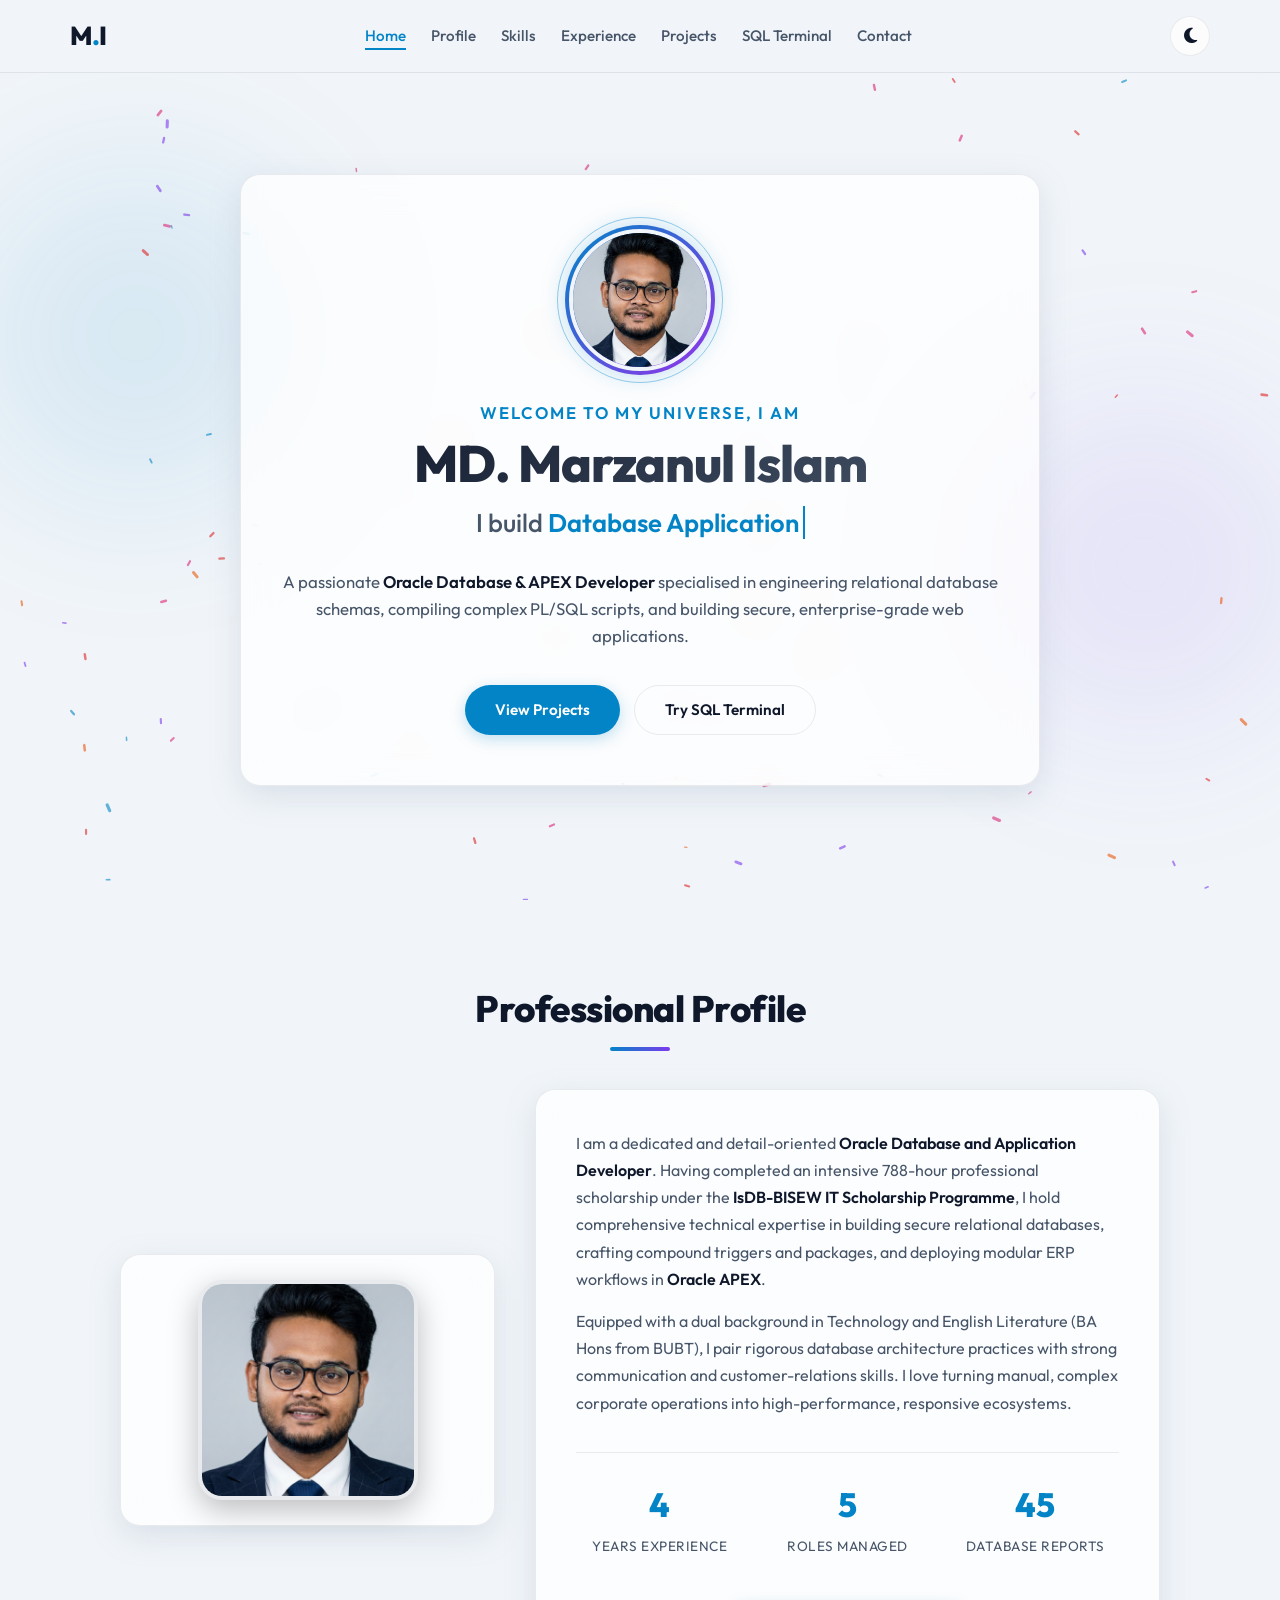
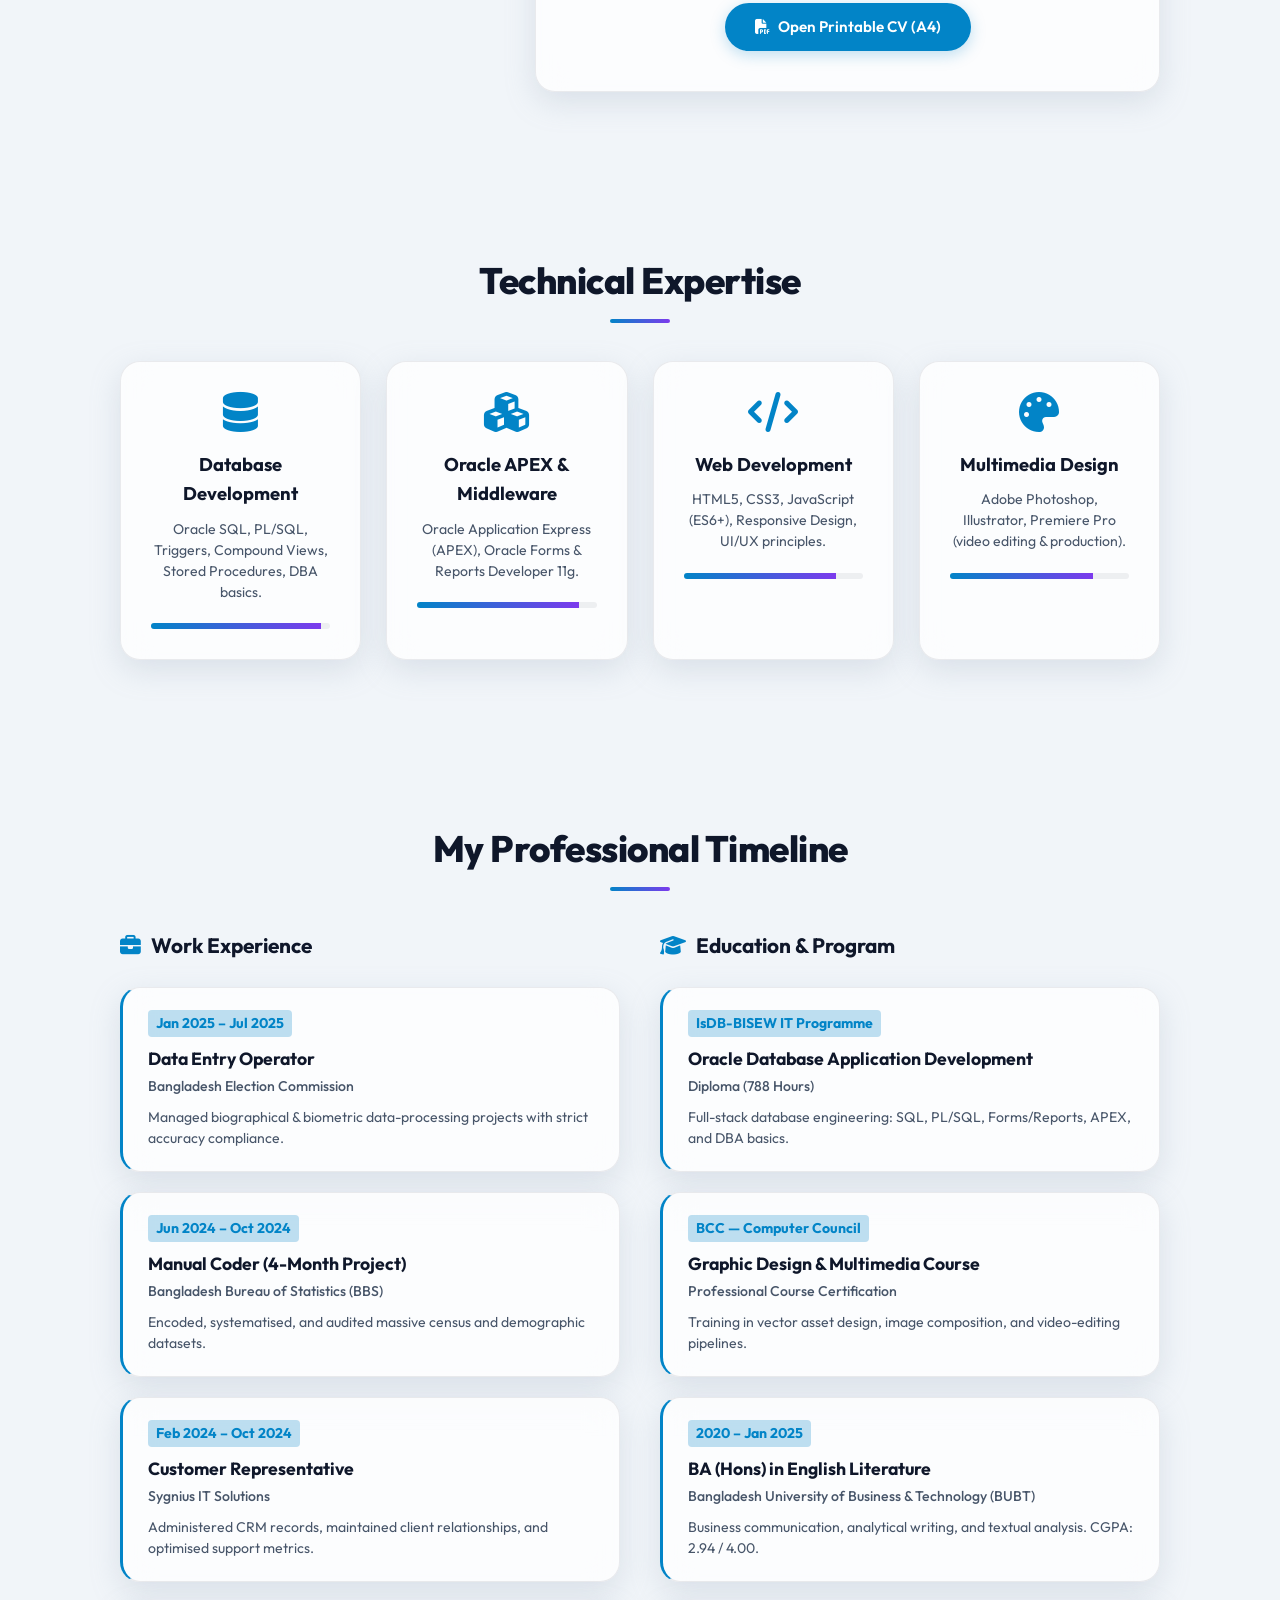
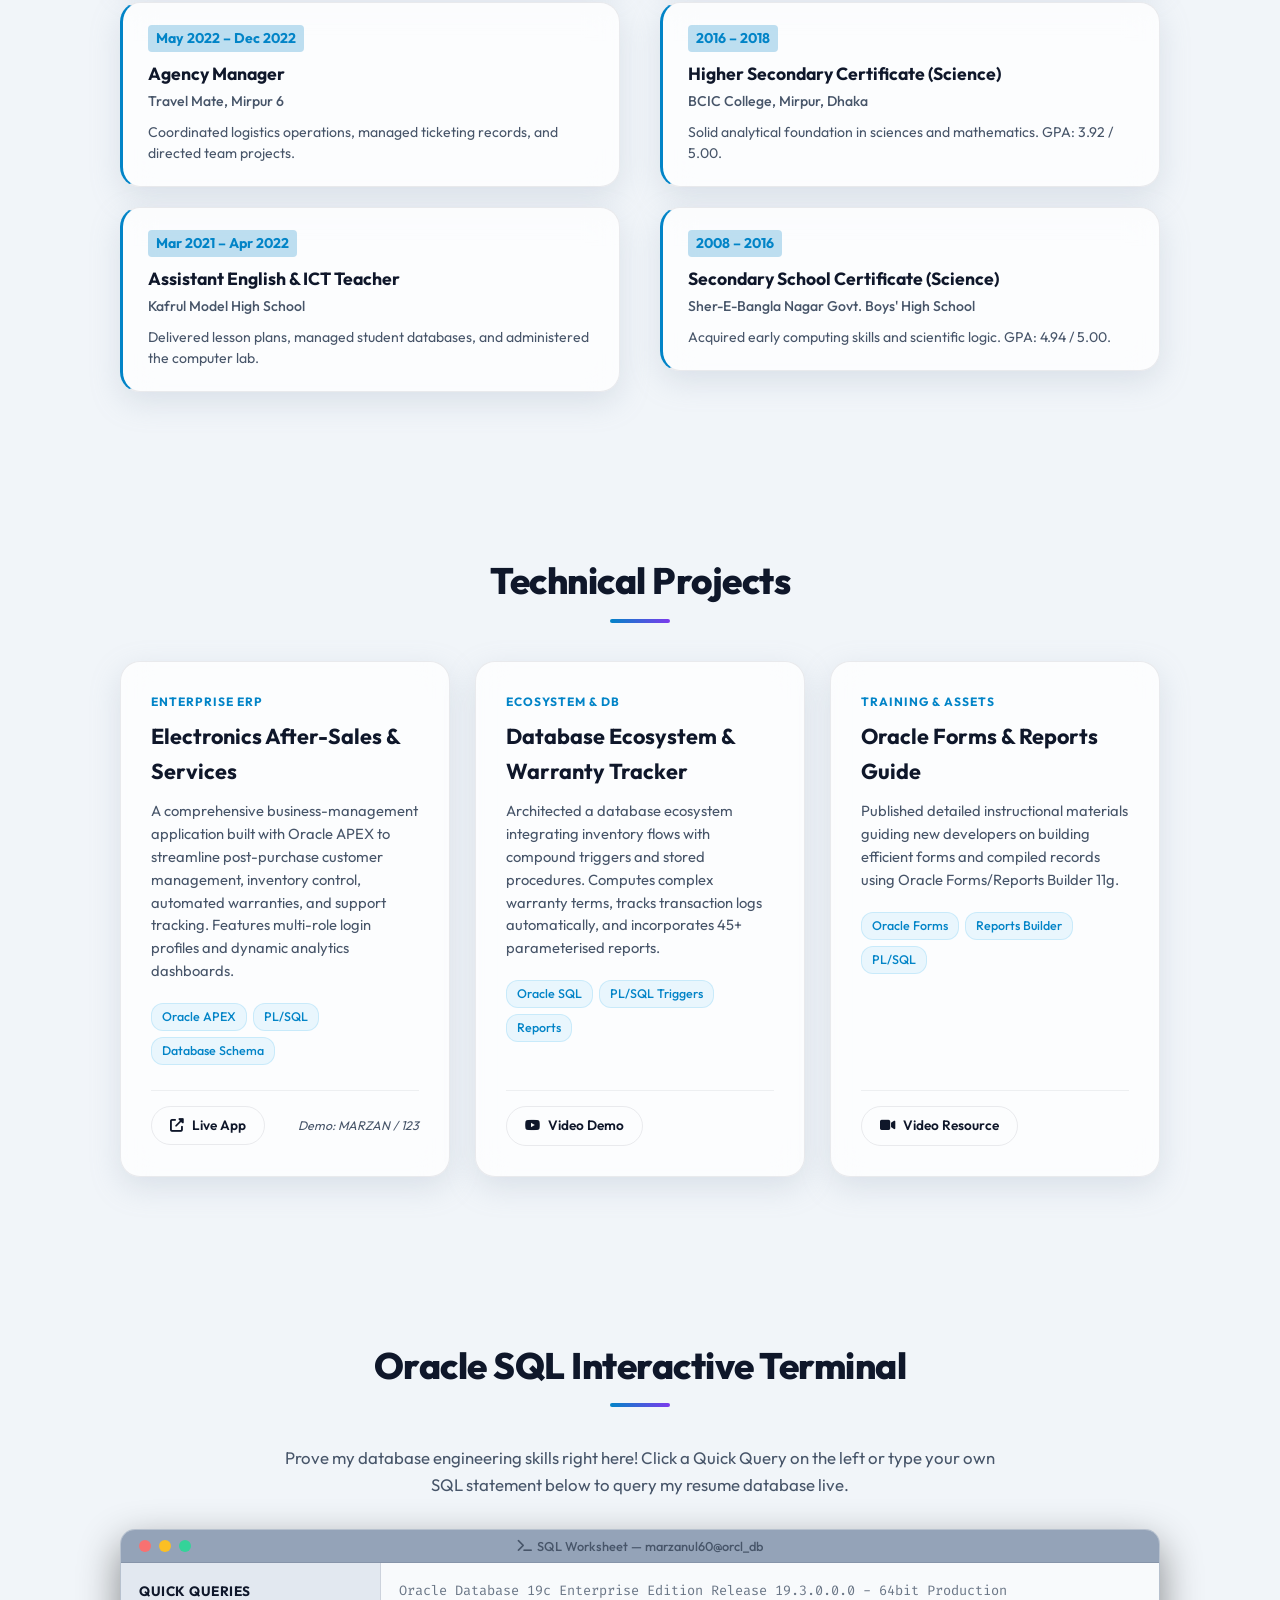
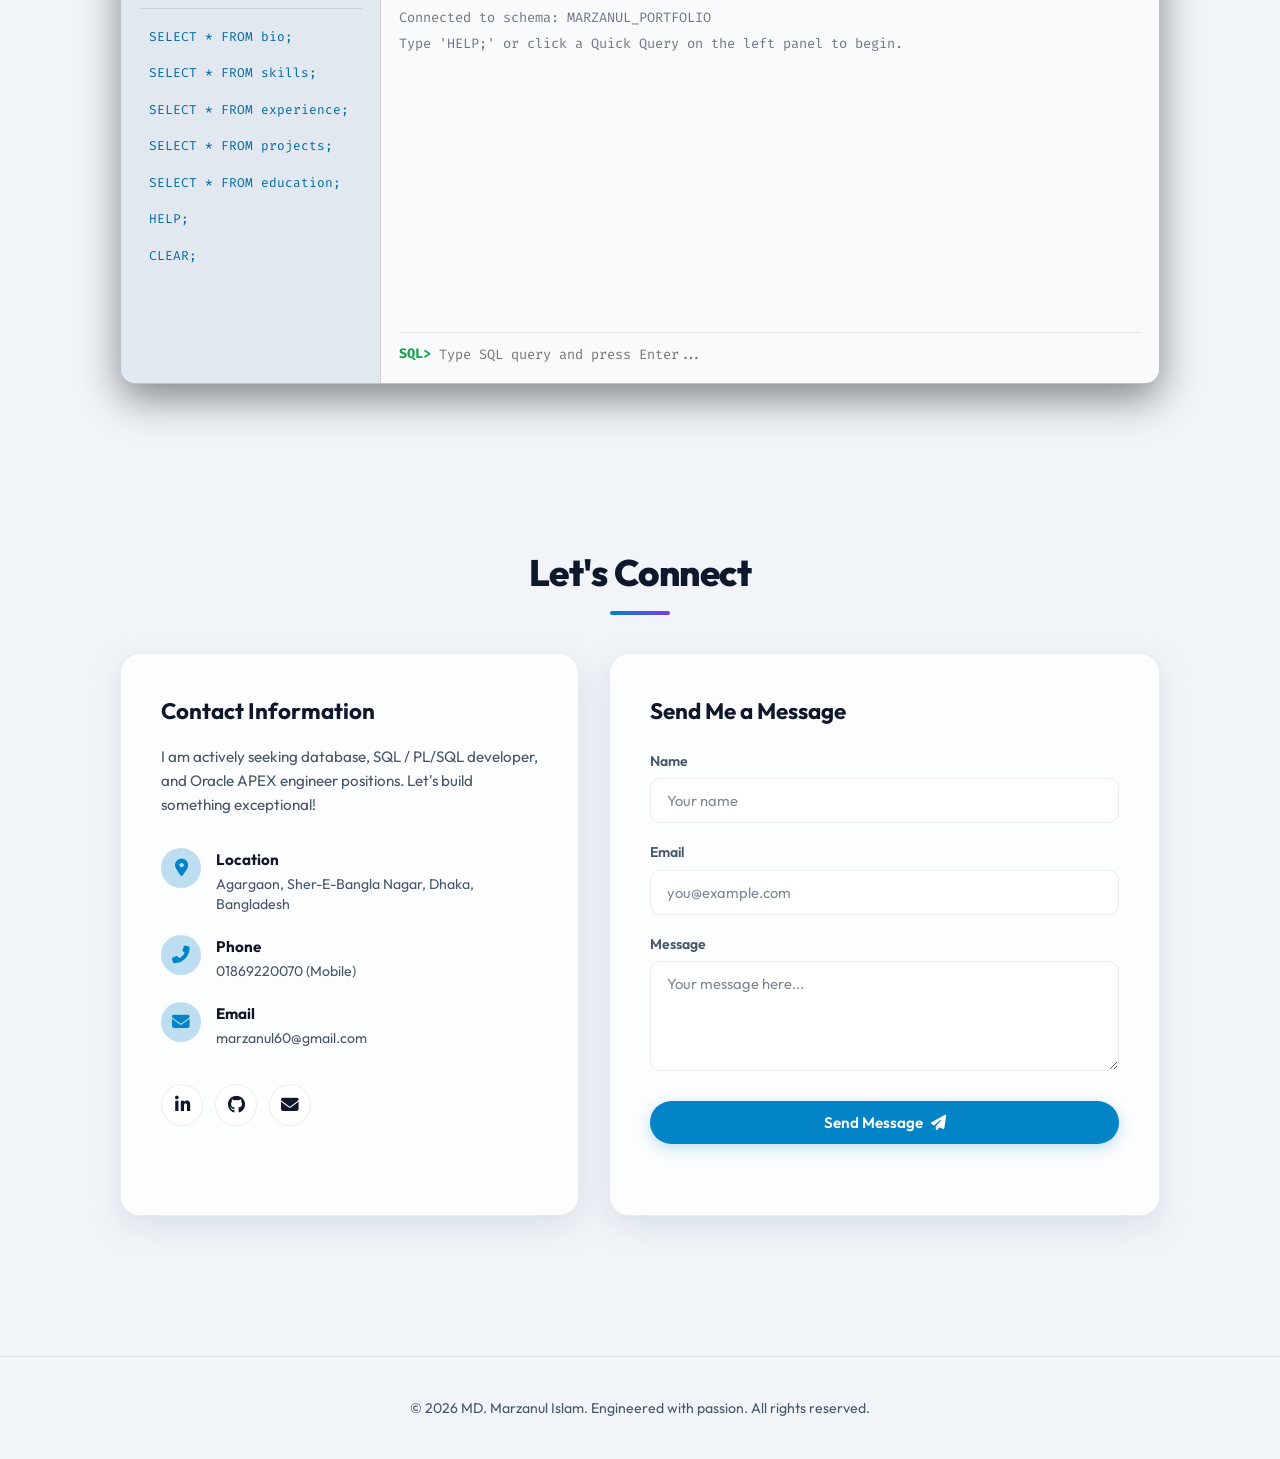
<file: index.html>
<!DOCTYPE html>
<html lang="en">

<head>
    <meta charset="UTF-8">
    <meta name="viewport" content="width=device-width, initial-scale=1.0">

    <!-- Primary SEO meta -->
    <title>MD. Marzanul Islam | Oracle Database & APEX Developer</title>
    <meta name="description"
        content="Portfolio of MD. Marzanul Islam — Oracle Database & APEX Developer specialising in PL/SQL, relational schema design, and secure enterprise web applications.">
    <meta name="author" content="MD. Marzanul Islam">
    <meta name="keywords"
        content="Oracle Developer, PL/SQL, Oracle APEX, Database Developer, SQL, Portfolio, Bangladesh">
    <meta name="theme-color" content="#0ea5e9">

    <!-- Open Graph / social sharing -->
    <meta property="og:type" content="website">
    <meta property="og:title" content="MD. Marzanul Islam | Oracle Database & APEX Developer">
    <meta property="og:description"
        content="Oracle Database & APEX Developer building secure, enterprise-grade database applications.">
    <meta property="og:image" content="MARZAN.png">

    <!-- Fonts + icons -->
    <link rel="preconnect" href="https://fonts.googleapis.com">
    <link rel="preconnect" href="https://fonts.gstatic.com" crossorigin>
    <link href="https://fonts.googleapis.com/css2?family=Outfit:wght@300;400;500;600;700;800&family=Fira+Code:wght@400;500&display=swap"
        rel="stylesheet">
    <link rel="stylesheet" href="https://cdnjs.cloudflare.com/ajax/libs/font-awesome/6.4.0/css/all.min.css">

    <!-- Site styles -->
    <link rel="stylesheet" href="style.css">
</head>

<body>
    <!-- Skip link for keyboard / screen-reader users -->
    <a href="#home" class="skip-link">Skip to content</a>

    <!-- Interactive particle background (decorative) -->
    <canvas id="particles-canvas" aria-hidden="true"></canvas>

    <!-- ============ NAVIGATION ============ -->
    <nav class="glass-nav" aria-label="Primary navigation">
        <div class="nav-container">
            <a href="#home" class="logo" aria-label="Home">M<span>.</span>I</a>

            <ul class="nav-links" id="nav-links">
                <li><a href="#home" class="active">Home</a></li>
                <li><a href="#about">Profile</a></li>
                <li><a href="#skills">Skills</a></li>
                <li><a href="#experience">Experience</a></li>
                <li><a href="#portfolio">Projects</a></li>
                <li><a href="#terminal">SQL Terminal</a></li>
                <li><a href="#contact">Contact</a></li>
            </ul>

            <div class="nav-actions">
                <button id="theme-toggle" class="theme-toggle-btn" aria-label="Toggle light / dark theme">
                    <i class="fas fa-sun" aria-hidden="true"></i>
                </button>
                <button class="mobile-menu-btn" id="mobile-menu-btn" aria-label="Open menu" aria-expanded="false"
                    aria-controls="nav-links">
                    <i class="fas fa-bars" aria-hidden="true"></i>
                </button>
            </div>
        </div>
    </nav>

    <main>
        <!-- ============ HERO ============ -->
        <header id="home" class="hero">
            <div class="hero-content glass-panel reveal">
                <div class="profile-pic-container">
                    <img src="MARZAN.png" alt="Portrait of MD. Marzanul Islam" class="profile-pic" width="150"
                        height="150"
                        onerror="this.onerror=null;this.src='https://image.idb-bisew.info/Images/00001/00069/0068330.png'">
                </div>
                <p class="greeting">Welcome to my universe, I am</p>
                <h1 class="name-title">MD. Marzanul Islam</h1>
                <h2 class="typing-text">I build <span id="typed" aria-live="polite"></span></h2>
                <p class="bio">
                    A passionate <strong>Oracle Database &amp; APEX Developer</strong> specialised in engineering
                    relational database schemas, compiling complex PL/SQL scripts, and building secure,
                    enterprise-grade web applications.
                </p>
                <div class="hero-btns">
                    <a href="#portfolio" class="btn btn-primary">View Projects</a>
                    <a href="#terminal" class="btn btn-secondary">Try SQL Terminal</a>
                </div>
            </div>
        </header>

        <!-- ============ PROFILE / ABOUT ============ -->
        <section id="about" class="section">
            <h2 class="section-title reveal">Professional Profile</h2>
            <div class="about-grid">
                <div class="about-image glass-panel reveal">
                    <div class="about-pic-container">
                        <img src="MARZAN.png" alt="MD. Marzanul Islam" class="profile-photo"
                            onerror="this.onerror=null;this.src='https://image.idb-bisew.info/Images/00001/00069/0068330.png'">
                    </div>
                </div>
                <div class="about-text glass-panel reveal">
                    <p>I am a dedicated and detail-oriented <strong>Oracle Database and Application Developer</strong>.
                        Having completed an intensive 788-hour professional scholarship under the
                        <strong>IsDB-BISEW IT Scholarship Programme</strong>, I hold comprehensive technical expertise
                        in building secure relational databases, crafting compound triggers and packages, and deploying
                        modular ERP workflows in <strong>Oracle APEX</strong>.</p>
                    <p>Equipped with a dual background in Technology and English Literature (BA Hons from BUBT), I pair
                        rigorous database architecture practices with strong communication and customer-relations
                        skills. I love turning manual, complex corporate operations into high-performance, responsive
                        ecosystems.</p>
                    <div class="stats">
                        <div class="stat-item">
                            <h3 class="counter" data-target="4">0</h3>
                            <p>Years Experience</p>
                        </div>
                        <div class="stat-item">
                            <h3 class="counter" data-target="5">0</h3>
                            <p>Roles Managed</p>
                        </div>
                        <div class="stat-item">
                            <h3 class="counter" data-target="45">0</h3>
                            <p>Database Reports</p>
                        </div>
                    </div>
                    <div class="about-cta">
                        <a href="CV_1page-format.html" target="_blank" rel="noopener" class="btn btn-primary">
                            <i class="fas fa-file-pdf" aria-hidden="true"></i> Open Printable CV (A4)
                        </a>
                    </div>
                </div>
            </div>
        </section>

        <!-- ============ SKILLS ============ -->
        <section id="skills" class="section">
            <h2 class="section-title reveal">Technical Expertise</h2>
            <div class="skills-grid">
                <article class="skill-card glass-panel reveal">
                    <i class="fas fa-database" aria-hidden="true"></i>
                    <h3>Database Development</h3>
                    <p class="skill-desc">Oracle SQL, PL/SQL, Triggers, Compound Views, Stored Procedures, DBA basics.</p>
                    <div class="progress-bar" role="progressbar" aria-label="Database Development proficiency"
                        aria-valuenow="95" aria-valuemin="0" aria-valuemax="100">
                        <div class="progress" data-width="95%"></div>
                    </div>
                </article>
                <article class="skill-card glass-panel reveal">
                    <i class="fas fa-cubes" aria-hidden="true"></i>
                    <h3>Oracle APEX &amp; Middleware</h3>
                    <p class="skill-desc">Oracle Application Express (APEX), Oracle Forms &amp; Reports Developer 11g.</p>
                    <div class="progress-bar" role="progressbar" aria-label="Oracle APEX proficiency"
                        aria-valuenow="90" aria-valuemin="0" aria-valuemax="100">
                        <div class="progress" data-width="90%"></div>
                    </div>
                </article>
                <article class="skill-card glass-panel reveal">
                    <i class="fas fa-code" aria-hidden="true"></i>
                    <h3>Web Development</h3>
                    <p class="skill-desc">HTML5, CSS3, JavaScript (ES6+), Responsive Design, UI/UX principles.</p>
                    <div class="progress-bar" role="progressbar" aria-label="Web Development proficiency"
                        aria-valuenow="85" aria-valuemin="0" aria-valuemax="100">
                        <div class="progress" data-width="85%"></div>
                    </div>
                </article>
                <article class="skill-card glass-panel reveal">
                    <i class="fas fa-palette" aria-hidden="true"></i>
                    <h3>Multimedia Design</h3>
                    <p class="skill-desc">Adobe Photoshop, Illustrator, Premiere Pro (video editing &amp; production).</p>
                    <div class="progress-bar" role="progressbar" aria-label="Multimedia Design proficiency"
                        aria-valuenow="80" aria-valuemin="0" aria-valuemax="100">
                        <div class="progress" data-width="80%"></div>
                    </div>
                </article>
            </div>
        </section>

        <!-- ============ EXPERIENCE & EDUCATION ============ -->
        <section id="experience" class="section">
            <h2 class="section-title reveal">My Professional Timeline</h2>
            <div class="timeline-grid">

                <!-- Work Experience -->
                <div class="timeline-col reveal">
                    <h3 class="timeline-col-title"><i class="fas fa-briefcase" aria-hidden="true"></i> Work Experience</h3>
                    <div class="timeline">
                        <article class="timeline-item glass-panel">
                            <div class="timeline-date">Jan 2025 – Jul 2025</div>
                            <h4>Data Entry Operator</h4>
                            <p class="timeline-org">Bangladesh Election Commission</p>
                            <p>Managed biographical &amp; biometric data-processing projects with strict accuracy compliance.</p>
                        </article>
                        <article class="timeline-item glass-panel">
                            <div class="timeline-date">Jun 2024 – Oct 2024</div>
                            <h4>Manual Coder (4-Month Project)</h4>
                            <p class="timeline-org">Bangladesh Bureau of Statistics (BBS)</p>
                            <p>Encoded, systematised, and audited massive census and demographic datasets.</p>
                        </article>
                        <article class="timeline-item glass-panel">
                            <div class="timeline-date">Feb 2024 – Oct 2024</div>
                            <h4>Customer Representative</h4>
                            <p class="timeline-org">Sygnius IT Solutions</p>
                            <p>Administered CRM records, maintained client relationships, and optimised support metrics.</p>
                        </article>
                        <article class="timeline-item glass-panel">
                            <div class="timeline-date">May 2022 – Dec 2022</div>
                            <h4>Agency Manager</h4>
                            <p class="timeline-org">Travel Mate, Mirpur 6</p>
                            <p>Coordinated logistics operations, managed ticketing records, and directed team projects.</p>
                        </article>
                        <article class="timeline-item glass-panel">
                            <div class="timeline-date">Mar 2021 – Apr 2022</div>
                            <h4>Assistant English &amp; ICT Teacher</h4>
                            <p class="timeline-org">Kafrul Model High School</p>
                            <p>Delivered lesson plans, managed student databases, and administered the computer lab.</p>
                        </article>
                    </div>
                </div>

                <!-- Education -->
                <div class="timeline-col reveal">
                    <h3 class="timeline-col-title"><i class="fas fa-graduation-cap" aria-hidden="true"></i> Education &amp; Program</h3>
                    <div class="timeline">
                        <article class="timeline-item glass-panel">
                            <div class="timeline-date">IsDB-BISEW IT Programme</div>
                            <h4>Oracle Database Application Development</h4>
                            <p class="timeline-org">Diploma (788 Hours)</p>
                            <p>Full-stack database engineering: SQL, PL/SQL, Forms/Reports, APEX, and DBA basics.</p>
                        </article>
                        <article class="timeline-item glass-panel">
                            <div class="timeline-date">BCC — Computer Council</div>
                            <h4>Graphic Design &amp; Multimedia Course</h4>
                            <p class="timeline-org">Professional Course Certification</p>
                            <p>Training in vector asset design, image composition, and video-editing pipelines.</p>
                        </article>
                        <article class="timeline-item glass-panel">
                            <div class="timeline-date">2020 – Jan 2025</div>
                            <h4>BA (Hons) in English Literature</h4>
                            <p class="timeline-org">Bangladesh University of Business &amp; Technology (BUBT)</p>
                            <p>Business communication, analytical writing, and textual analysis. CGPA: 2.94 / 4.00.</p>
                        </article>
                        <article class="timeline-item glass-panel">
                            <div class="timeline-date">2016 – 2018</div>
                            <h4>Higher Secondary Certificate (Science)</h4>
                            <p class="timeline-org">BCIC College, Mirpur, Dhaka</p>
                            <p>Solid analytical foundation in sciences and mathematics. GPA: 3.92 / 5.00.</p>
                        </article>
                        <article class="timeline-item glass-panel">
                            <div class="timeline-date">2008 – 2016</div>
                            <h4>Secondary School Certificate (Science)</h4>
                            <p class="timeline-org">Sher-E-Bangla Nagar Govt. Boys' High School</p>
                            <p>Acquired early computing skills and scientific logic. GPA: 4.94 / 5.00.</p>
                        </article>
                    </div>
                </div>

            </div>
        </section>

        <!-- ============ PROJECTS ============ -->
        <section id="portfolio" class="section">
            <h2 class="section-title reveal">Technical Projects</h2>
            <div class="portfolio-grid">

                <article class="portfolio-card glass-panel reveal">
                    <div class="card-content">
                        <span class="project-tag">Enterprise ERP</span>
                        <h3>Electronics After-Sales &amp; Services</h3>
                        <p>A comprehensive business-management application built with Oracle APEX to streamline
                            post-purchase customer management, inventory control, automated warranties, and support
                            tracking. Features multi-role login profiles and dynamic analytics dashboards.</p>
                        <ul class="tags">
                            <li>Oracle APEX</li>
                            <li>PL/SQL</li>
                            <li>Database Schema</li>
                        </ul>
                        <div class="card-footer">
                            <a href="https://oracleapex.com/ords/r/marzan_ddd_r67/marzan-msp/home" target="_blank"
                                rel="noopener" class="btn btn-secondary card-btn">
                                <i class="fas fa-external-link-alt" aria-hidden="true"></i> Live App
                            </a>
                            <span class="demo-cred">Demo: MARZAN / 123</span>
                        </div>
                    </div>
                </article>

                <article class="portfolio-card glass-panel reveal">
                    <div class="card-content">
                        <span class="project-tag">Ecosystem &amp; DB</span>
                        <h3>Database Ecosystem &amp; Warranty Tracker</h3>
                        <p>Architected a database ecosystem integrating inventory flows with compound triggers and
                            stored procedures. Computes complex warranty terms, tracks transaction logs automatically,
                            and incorporates 45+ parameterised reports.</p>
                        <ul class="tags">
                            <li>Oracle SQL</li>
                            <li>PL/SQL Triggers</li>
                            <li>Reports</li>
                        </ul>
                        <div class="card-footer">
                            <a href="https://www.youtube.com/watch?v=6AMi39QiVxQ" target="_blank" rel="noopener"
                                class="btn btn-secondary card-btn">
                                <i class="fab fa-youtube" aria-hidden="true"></i> Video Demo
                            </a>
                        </div>
                    </div>
                </article>

                <article class="portfolio-card glass-panel reveal">
                    <div class="card-content">
                        <span class="project-tag">Training &amp; Assets</span>
                        <h3>Oracle Forms &amp; Reports Guide</h3>
                        <p>Published detailed instructional materials guiding new developers on building efficient forms
                            and compiled records using Oracle Forms/Reports Builder 11g.</p>
                        <ul class="tags">
                            <li>Oracle Forms</li>
                            <li>Reports Builder</li>
                            <li>PL/SQL</li>
                        </ul>
                        <div class="card-footer">
                            <a href="https://www.youtube.com/watch?v=6AMi39QiVxQ" target="_blank" rel="noopener"
                                class="btn btn-secondary card-btn">
                                <i class="fas fa-video" aria-hidden="true"></i> Video Resource
                            </a>
                        </div>
                    </div>
                </article>

            </div>
        </section>

        <!-- ============ INTERACTIVE SQL TERMINAL ============ -->
        <section id="terminal" class="section">
            <h2 class="section-title reveal">Oracle SQL Interactive Terminal</h2>
            <p class="section-subtitle reveal">
                Prove my database engineering skills right here! Click a Quick Query on the left or type your own SQL
                statement below to query my resume database live.
            </p>

            <div class="terminal-container glass-panel reveal">
                <div class="terminal-header">
                    <div class="terminal-buttons" aria-hidden="true">
                        <span class="t-btn red"></span>
                        <span class="t-btn yellow"></span>
                        <span class="t-btn green"></span>
                    </div>
                    <div class="terminal-title">
                        <i class="fas fa-terminal" aria-hidden="true"></i> SQL Worksheet — marzanul60@orcl_db
                    </div>
                </div>

                <div class="terminal-workspace">
                    <!-- Quick Queries -->
                    <div class="terminal-sidebar">
                        <h4>Quick Queries</h4>
                        <ul class="quick-query-list">
                            <li data-query="SELECT * FROM bio;">SELECT * FROM bio;</li>
                            <li data-query="SELECT * FROM skills;">SELECT * FROM skills;</li>
                            <li data-query="SELECT * FROM experience;">SELECT * FROM experience;</li>
                            <li data-query="SELECT * FROM projects;">SELECT * FROM projects;</li>
                            <li data-query="SELECT * FROM education;">SELECT * FROM education;</li>
                            <li data-query="HELP;">HELP;</li>
                            <li data-query="CLEAR;">CLEAR;</li>
                        </ul>
                    </div>

                    <!-- CLI -->
                    <div class="terminal-cli">
                        <div class="terminal-output" id="terminal-output" aria-live="polite">
                            <div class="line system-msg">Oracle Database 19c Enterprise Edition Release 19.3.0.0.0 - 64bit Production</div>
                            <div class="line system-msg">Connected to schema: MARZANUL_PORTFOLIO</div>
                            <div class="line system-msg">Type 'HELP;' or click a Quick Query on the left panel to begin.</div>
                            <br>
                        </div>
                        <div class="terminal-input-line">
                            <label for="terminal-input" class="terminal-prompt">SQL&gt;</label>
                            <input type="text" id="terminal-input" placeholder="Type SQL query and press Enter..."
                                autocomplete="off" spellcheck="false" aria-label="SQL query input">
                        </div>
                    </div>
                </div>
            </div>
        </section>

        <!-- ============ CONTACT ============ -->
        <section id="contact" class="section">
            <h2 class="section-title reveal">Let's Connect</h2>
            <div class="contact-grid">

                <div class="contact-info-panel glass-panel reveal">
                    <h3>Contact Information</h3>
                    <p>I am actively seeking database, SQL / PL/SQL developer, and Oracle APEX engineer positions.
                        Let's build something exceptional!</p>
                    <div class="contact-details-list">
                        <div class="contact-detail-item">
                            <i class="fas fa-map-marker-alt" aria-hidden="true"></i>
                            <div>
                                <h4>Location</h4>
                                <p>Agargaon, Sher-E-Bangla Nagar, Dhaka, Bangladesh</p>
                            </div>
                        </div>
                        <div class="contact-detail-item">
                            <i class="fas fa-phone-alt" aria-hidden="true"></i>
                            <div>
                                <h4>Phone</h4>
                                <p><a href="tel:+8801869220070">01869220070</a> (Mobile)</p>
                            </div>
                        </div>
                        <div class="contact-detail-item">
                            <i class="fas fa-envelope" aria-hidden="true"></i>
                            <div>
                                <h4>Email</h4>
                                <p><a href="mailto:marzanul60@gmail.com">marzanul60@gmail.com</a></p>
                            </div>
                        </div>
                    </div>
                    <div class="social-icons">
                        <a href="https://www.linkedin.com/in/md-marzanul-islam-oracle" target="_blank" rel="noopener"
                            aria-label="LinkedIn"><i class="fab fa-linkedin-in" aria-hidden="true"></i></a>
                        <!-- TODO: replace # with your GitHub profile URL -->
                        <a href="#" target="_blank" rel="noopener" aria-label="GitHub"><i class="fab fa-github"
                                aria-hidden="true"></i></a>
                        <a href="mailto:marzanul60@gmail.com" aria-label="Send email"><i class="fas fa-envelope"
                                aria-hidden="true"></i></a>
                    </div>
                </div>

                <div class="contact-form-panel glass-panel reveal">
                    <h3>Send Me a Message</h3>

                    <!--
                        Contact form powered by Formspree (free, no backend).
                        The delivery endpoint is set in TWO places, kept in sync:
                          • the action attribute below, and
                          • the FORMSPREE_ENDPOINT constant in script.js (source of truth).
                        To change it, update the ID in both.
                    -->
                    <form id="contact-form" action="https://formspree.io/f/xzdnworn" method="POST" novalidate>
                        <!-- Sets the subject line of the email you receive -->
                        <input type="hidden" name="_subject" value="New message from your portfolio site">

                        <!-- Honeypot: hidden from humans, trips up spam bots -->
                        <input type="text" name="_gotcha" tabindex="-1" autocomplete="off" class="honeypot"
                            aria-hidden="true">

                        <div class="form-group">
                            <label for="form-name">Name</label>
                            <input type="text" id="form-name" name="name" placeholder="Your name" required>
                        </div>
                        <div class="form-group">
                            <label for="form-email">Email</label>
                            <input type="email" id="form-email" name="email" placeholder="you@example.com" required>
                        </div>
                        <div class="form-group">
                            <label for="form-message">Message</label>
                            <textarea id="form-message" name="message" rows="4" placeholder="Your message here..."
                                required></textarea>
                        </div>

                        <button type="submit" class="btn btn-primary form-submit-btn">
                            <span class="btn-label">Send Message</span>
                            <i class="fas fa-paper-plane" aria-hidden="true"></i>
                        </button>

                        <!-- Inline status message (errors / info) -->
                        <p id="form-status" class="form-status" role="status" aria-live="polite"></p>
                    </form>

                    <!-- Success overlay slides up when the message is delivered -->
                    <div id="form-success-msg" class="form-success-msg">
                        <i class="fas fa-check-circle" aria-hidden="true"></i>
                        <div>
                            <h4>Message Sent Successfully!</h4>
                            <p>Thank you for reaching out. I'll get back to you shortly.</p>
                        </div>
                        <button type="button" class="btn btn-secondary" id="form-reset-btn">Send another</button>
                    </div>
                </div>
            </div>
        </section>
    </main>

    <!-- ============ FOOTER ============ -->
    <footer class="footer">
        <p>&copy; <span id="year"></span> MD. Marzanul Islam. Engineered with passion. All rights reserved.</p>
    </footer>

    <!-- Scroll-to-top button -->
    <button id="scroll-top" class="scroll-top" aria-label="Scroll to top">
        <i class="fas fa-arrow-up" aria-hidden="true"></i>
    </button>

    <script src="script.js"></script>
</body>

</html>
</file>
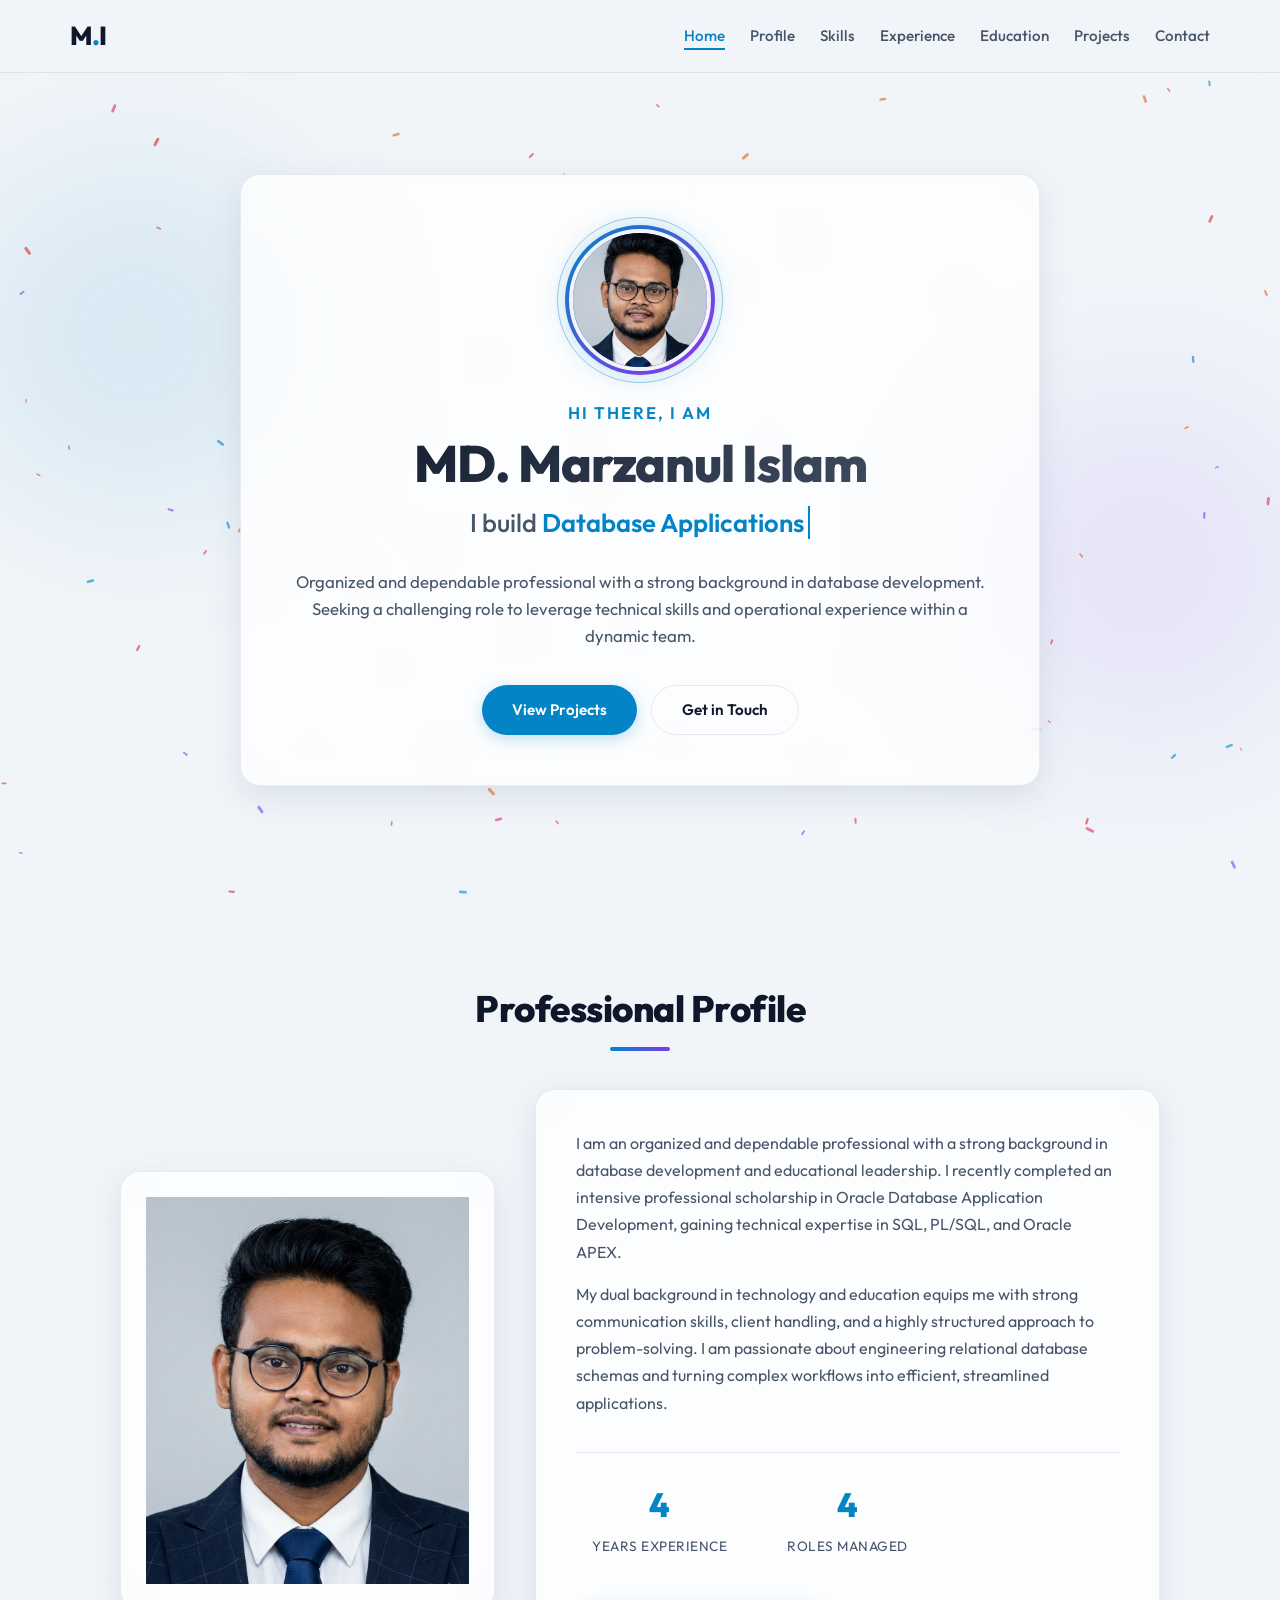
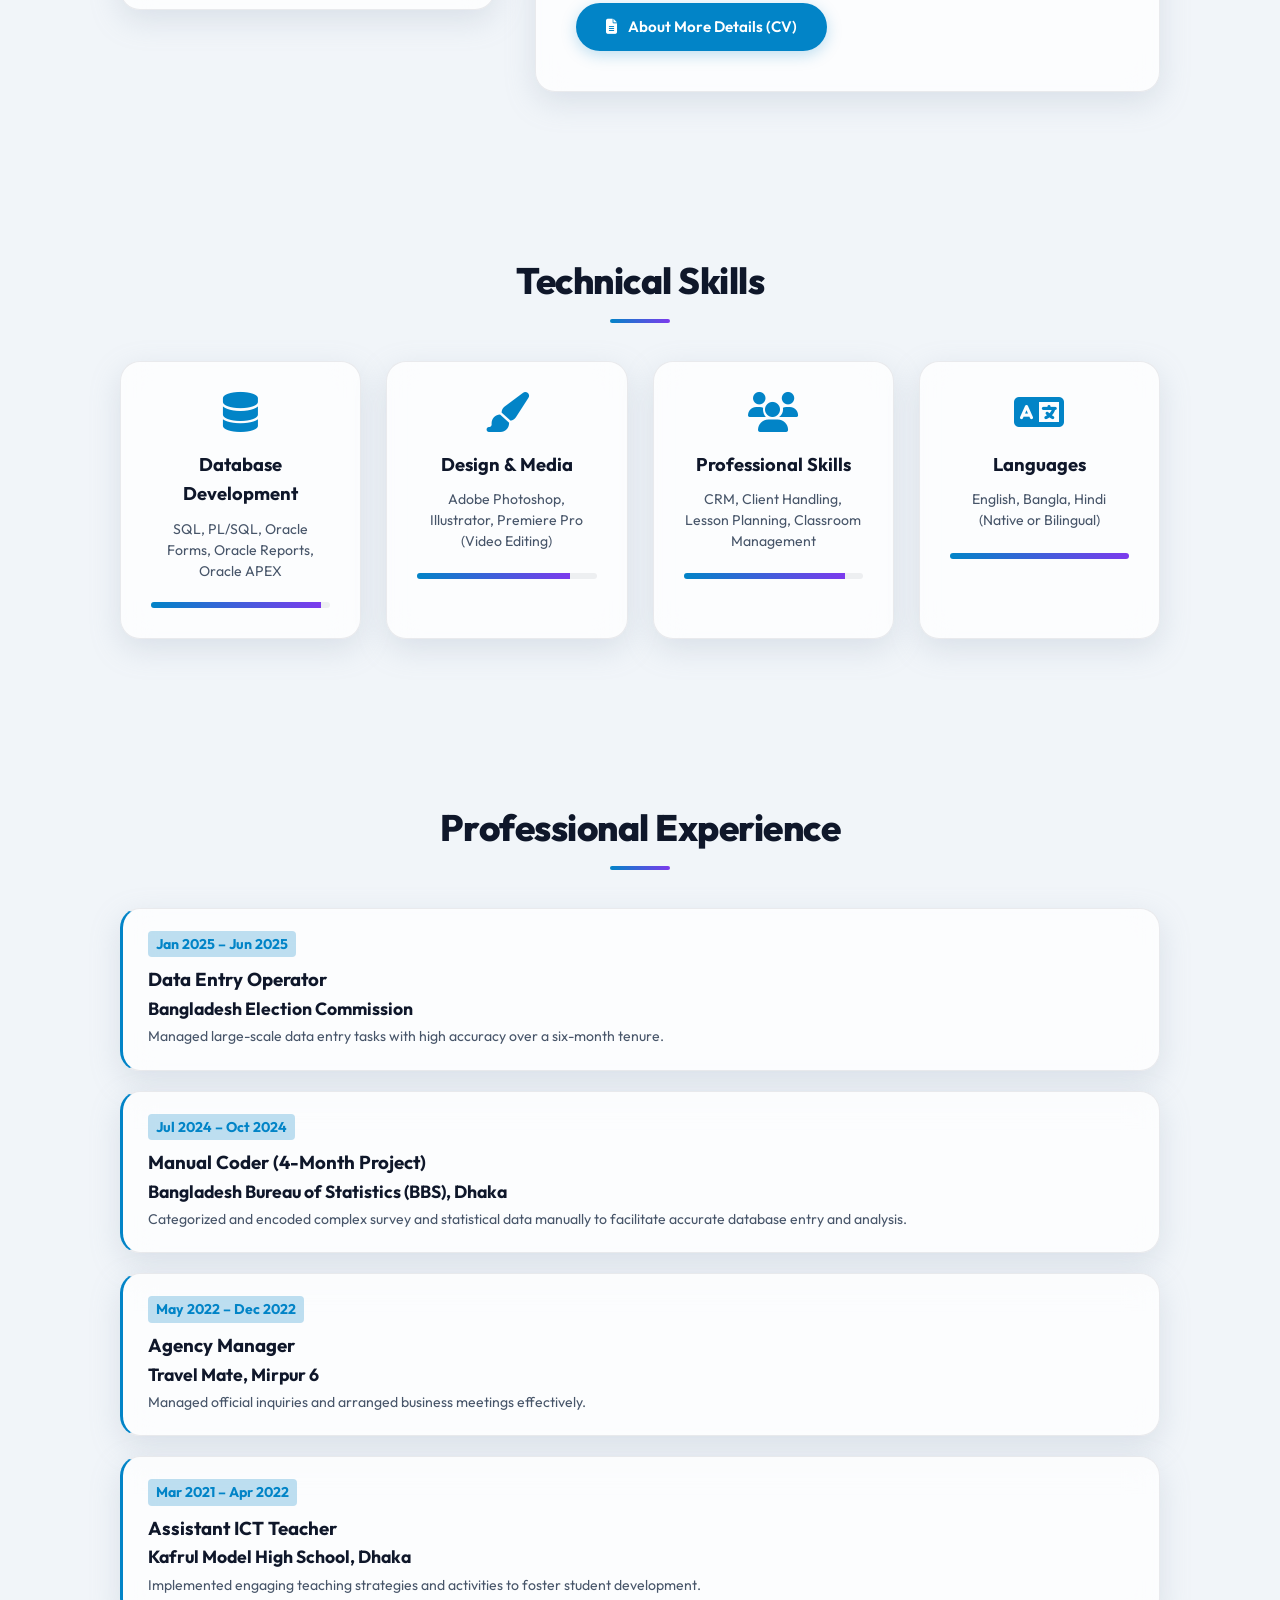
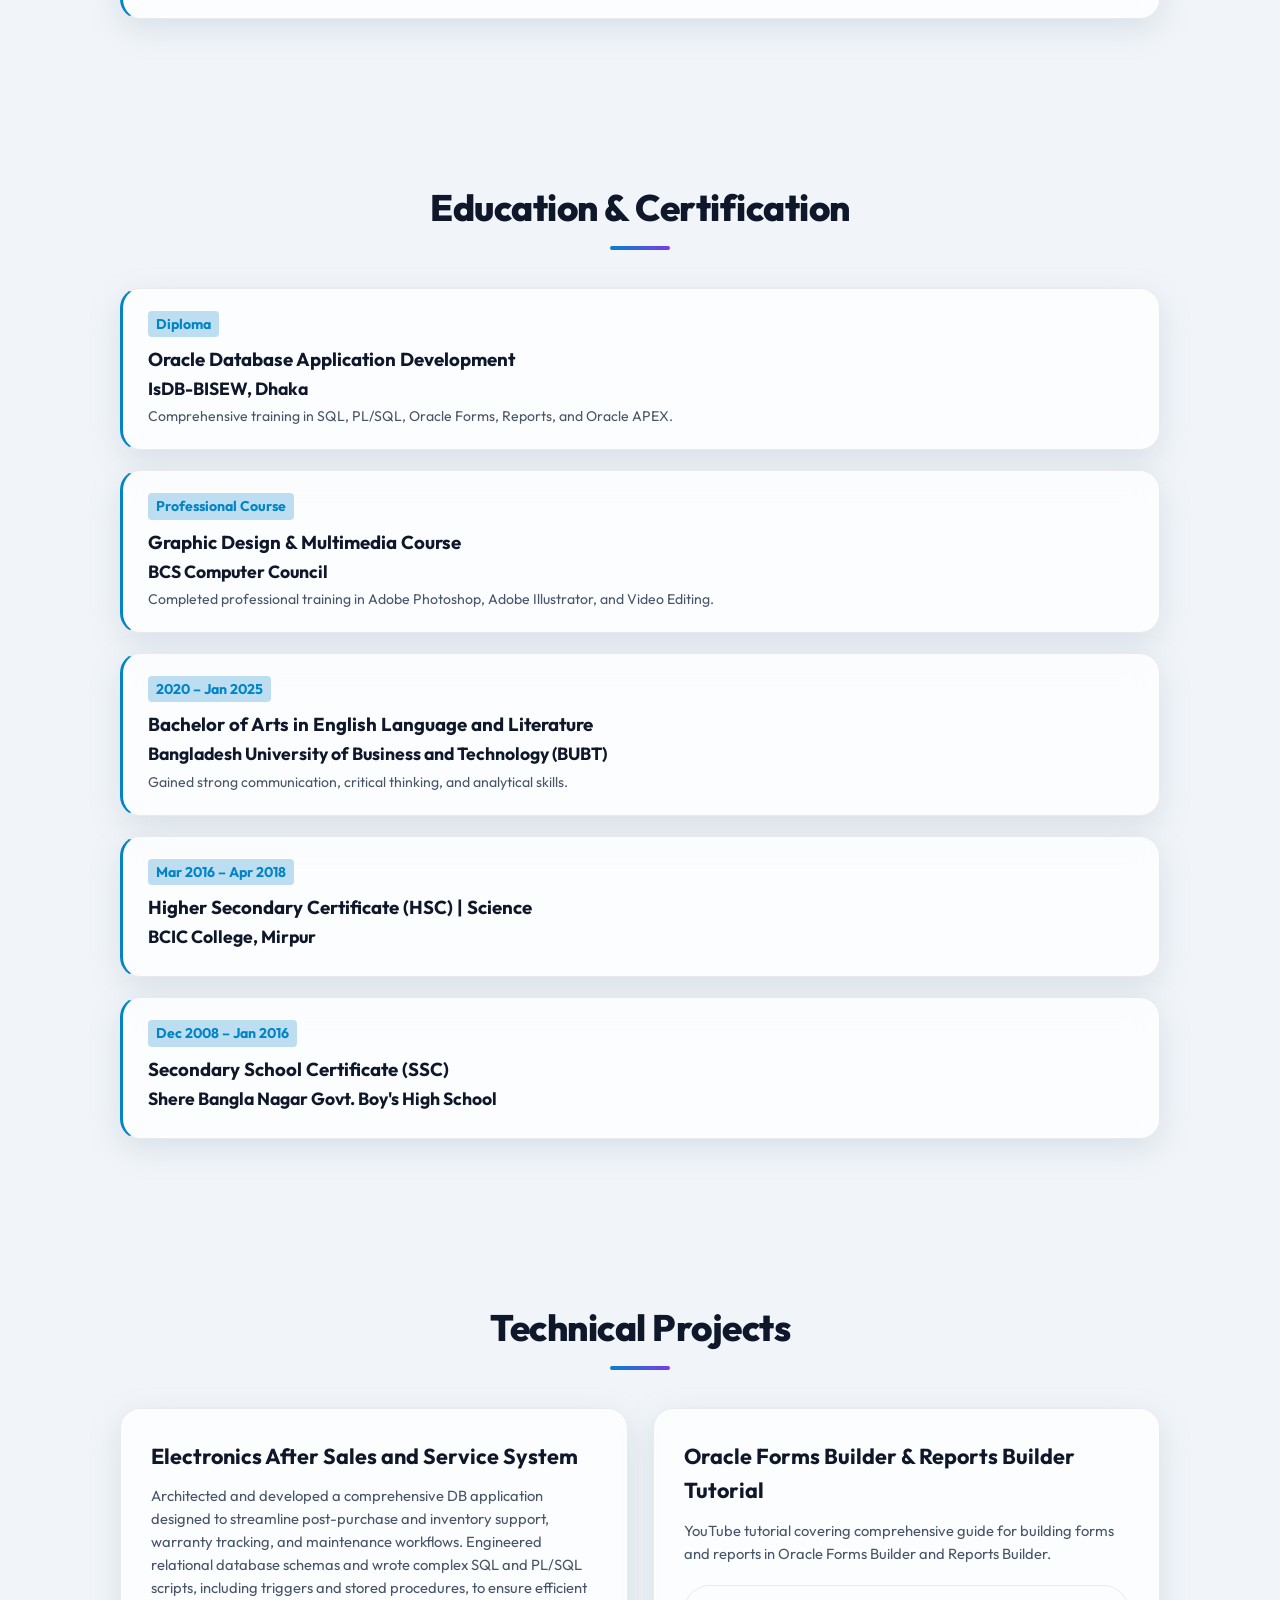
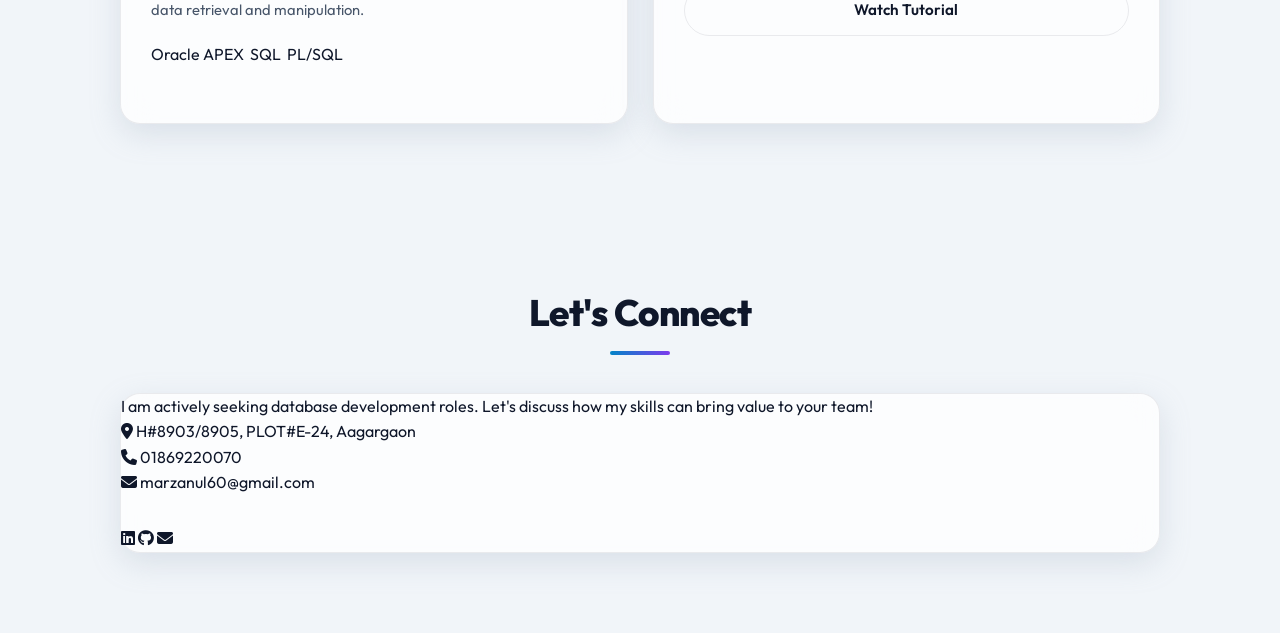
<file: first_portfolio.html>
<!DOCTYPE html>
<html lang="en">

<head>
    <meta charset="UTF-8">
    <meta name="viewport" content="width=device-width, initial-scale=1.0">
    <title>MD. Marzanul Islam - Database & APEX Developer</title>
    <link rel="stylesheet" href="style.css">
    <link href="https://fonts.googleapis.com/css2?family=Outfit:wght@300;400;600;800&display=swap" rel="stylesheet">
    <link rel="stylesheet" href="https://cdnjs.cloudflare.com/ajax/libs/font-awesome/6.4.0/css/all.min.css">
</head>

<body class="dark-theme">
    <canvas id="particles-canvas"></canvas>
    <nav class="glass-nav">
        <div class="nav-container">
            <h1 class="logo">M<span>.</span>I</h1>
            <ul class="nav-links">
                <li><a href="#home">Home</a></li>
                <li><a href="#about">Profile</a></li>
                <li><a href="#skills">Skills</a></li>
                <li><a href="#experience">Experience</a></li>
                <li><a href="#education">Education</a></li>
                <li><a href="#portfolio">Projects</a></li>
                <li><a href="#contact">Contact</a></li>
            </ul>
        </div>
    </nav>

    <header id="home" class="hero">
        <div class="hero-content glass-panel reveal">
            <div class="profile-pic-container">
                <img src="MARZAN.png" alt="MD. Marzanul Islam" class="profile-pic"
                    onerror="this.src='https://via.placeholder.com/180x180.png?text=Profile+Pic'">
            </div>
            <p class="greeting">Hi there, I am</p>
            <h1 class="name-title">MD. Marzanul Islam</h1>
            <h2 class="typing-text">I build <span id="typed"></span></h2>
            <p class="bio">
                Organized and dependable professional with a strong background in database development. Seeking a
                challenging role to leverage technical skills and operational experience within a dynamic team.
            </p>
            <div class="hero-btns">
                <a href="#portfolio" class="btn btn-primary">View Projects</a>
                <a href="#contact" class="btn btn-secondary">Get in Touch</a>
            </div>
        </div>
    </header>

    <section id="about" class="section">
        <h2 class="section-title reveal">Professional Profile</h2>
        <div class="about-grid">
            <div class="about-image glass-panel reveal">
                <img src="MARZAN.png" alt="MD. Marzanul Islam" class="profile-photo">
            </div>
            <div class="about-text glass-panel reveal">
                <p>I am an organized and dependable professional with a strong background in database development and
                    educational leadership. I recently completed an intensive professional scholarship in Oracle
                    Database Application Development, gaining technical expertise in SQL, PL/SQL, and Oracle APEX.</p>
                <p>My dual background in technology and education equips me with strong communication skills, client
                    handling, and a highly structured approach to problem-solving. I am passionate about engineering
                    relational database schemas and turning complex workflows into efficient, streamlined applications.
                </p>
                <div class="stats">
                    <div class="stat-item">
                        <h3 class="counter" data-target="4">0</h3>
                        <p>Years Experience</p>
                    </div>
                    <div class="stat-item">
                        <h3 class="counter" data-target="4">0</h3>
                        <p>Roles Managed</p>
                    </div>
                </div>
                <div style="margin-top: 30px;">
                    <a href="CV_1page-format.html" target="_blank" class="btn btn-primary" style="display: inline-block;">
                        <i class="fas fa-file-alt" style="margin-right: 8px;"></i> About More Details (CV)
                    </a>
                </div>
            </div>
        </div>
    </section>

    <section id="skills" class="section">
        <h2 class="section-title reveal">Technical Skills</h2>
        <div class="skills-grid">
            <div class="skill-card glass-panel reveal">
                <i class="fas fa-database"></i>
                <h3>Database Development</h3>
                <p class="skill-desc">SQL, PL/SQL, Oracle Forms, Oracle Reports, Oracle APEX</p>
                <div class="progress-bar">
                    <div class="progress" data-width="95%"></div>
                </div>
            </div>
            <div class="skill-card glass-panel reveal">
                <i class="fas fa-paint-brush"></i>
                <h3>Design & Media</h3>
                <p class="skill-desc">Adobe Photoshop, Illustrator, Premiere Pro (Video Editing)</p>
                <div class="progress-bar">
                    <div class="progress" data-width="85%"></div>
                </div>
            </div>
            <div class="skill-card glass-panel reveal">
                <i class="fas fa-users"></i>
                <h3>Professional Skills</h3>
                <p class="skill-desc">CRM, Client Handling, Lesson Planning, Classroom Management</p>
                <div class="progress-bar">
                    <div class="progress" data-width="90%"></div>
                </div>
            </div>
            <div class="skill-card glass-panel reveal">
                <i class="fas fa-language"></i>
                <h3>Languages</h3>
                <p class="skill-desc">English, Bangla, Hindi (Native or Bilingual)</p>
                <div class="progress-bar">
                    <div class="progress" data-width="100%"></div>
                </div>
            </div>
        </div>
    </section>

    <section id="experience" class="section">
        <h2 class="section-title reveal">Professional Experience</h2>
        <div class="timeline">
            <div class="timeline-item glass-panel reveal">
                <div class="timeline-date">Jan 2025 – Jun 2025</div>
                <h3>Data Entry Operator</h3>
                <h4>Bangladesh Election Commission</h4>
                <p>Managed large-scale data entry tasks with high accuracy over a six-month tenure.</p>
            </div>
            <div class="timeline-item glass-panel reveal">
                <div class="timeline-date">Jul 2024 – Oct 2024</div>
                <h3>Manual Coder (4-Month Project)</h3>
                <h4>Bangladesh Bureau of Statistics (BBS), Dhaka</h4>
                <p>Categorized and encoded complex survey and statistical data manually to facilitate accurate database
                    entry and analysis.</p>
            </div>
            <div class="timeline-item glass-panel reveal">
                <div class="timeline-date">May 2022 – Dec 2022</div>
                <h3>Agency Manager</h3>
                <h4>Travel Mate, Mirpur 6</h4>
                <p>Managed official inquiries and arranged business meetings effectively.</p>
            </div>
            <div class="timeline-item glass-panel reveal">
                <div class="timeline-date">Mar 2021 – Apr 2022</div>
                <h3>Assistant ICT Teacher</h3>
                <h4>Kafrul Model High School, Dhaka</h4>
                <p>Implemented engaging teaching strategies and activities to foster student development.</p>
            </div>
        </div>
    </section>

    <section id="education" class="section">
        <h2 class="section-title reveal">Education & Certification</h2>
        <div class="timeline">
            <div class="timeline-item glass-panel reveal">
                <div class="timeline-date">Diploma</div>
                <h3>Oracle Database Application Development</h3>
                <h4>IsDB-BISEW, Dhaka</h4>
                <p>Comprehensive training in SQL, PL/SQL, Oracle Forms, Reports, and Oracle APEX.</p>
            </div>
            <div class="timeline-item glass-panel reveal">
                <div class="timeline-date">Professional Course</div>
                <h3>Graphic Design & Multimedia Course</h3>
                <h4>BCS Computer Council</h4>
                <p>Completed professional training in Adobe Photoshop, Adobe Illustrator, and Video Editing.</p>
            </div>
            <div class="timeline-item glass-panel reveal">
                <div class="timeline-date">2020 – Jan 2025</div>
                <h3>Bachelor of Arts in English Language and Literature</h3>
                <h4>Bangladesh University of Business and Technology (BUBT)</h4>
                <p>Gained strong communication, critical thinking, and analytical skills.</p>
            </div>
            <div class="timeline-item glass-panel reveal">
                <div class="timeline-date">Mar 2016 – Apr 2018</div>
                <h3>Higher Secondary Certificate (HSC) | Science</h3>
                <h4>BCIC College, Mirpur</h4>
            </div>
            <div class="timeline-item glass-panel reveal">
                <div class="timeline-date">Dec 2008 – Jan 2016</div>
                <h3>Secondary School Certificate (SSC)</h3>
                <h4>Shere Bangla Nagar Govt. Boy's High School</h4>
            </div>
        </div>
    </section>

    <section id="portfolio" class="section">
        <h2 class="section-title reveal">Technical Projects</h2>
        <div class="portfolio-grid">
            <div class="portfolio-card glass-panel reveal">
                <div class="card-content">
                    <h3>Electronics After Sales and Service System</h3>
                    <p>Architected and developed a comprehensive DB application designed to streamline post-purchase and
                        inventory support, warranty tracking, and maintenance workflows. Engineered relational database
                        schemas and wrote complex SQL and PL/SQL scripts, including triggers and stored procedures, to
                        ensure efficient data retrieval and manipulation.</p>
                    <div class="tags">
                        <span>Oracle APEX</span> <span>SQL</span> <span>PL/SQL</span>
                    </div>
                </div>
            </div>
            <div class="portfolio-card glass-panel reveal">
                <div class="card-content">
                    <h3>Oracle Forms Builder & Reports Builder Tutorial</h3>
                    <p>YouTube tutorial covering comprehensive guide for building forms and reports in Oracle Forms
                        Builder and Reports Builder.</p>
                    <a href="https://www.youtube.com/watch?v=6AMi39QiVxQ" target="_blank"
                        class="btn btn-secondary">Watch Tutorial</a>
                </div>
            </div>
        </div>
    </section>

    <section id="contact" class="section">
        <h2 class="section-title reveal">Let's Connect</h2>
        <div class="contact-container glass-panel reveal">
            <p>I am actively seeking database development roles. Let's discuss how my skills can bring value to your
                team!</p>
            <div class="contact-info">
                <p><i class="fas fa-map-marker-alt"></i> H#8903/8905, PLOT#E-24, Aagargaon</p>
                <p><i class="fas fa-phone"></i> 01869220070</p>
                <p><i class="fas fa-envelope"></i> marzanul60@gmail.com</p>
            </div>
            <div class="social-links" style="margin-top: 30px;">
                <a href="https://www.linkedin.com/in/md-marzanul-islam-oracle" target="_blank"><i
                        class="fab fa-linkedin"></i></a>
                <a href="#"><i class="fab fa-github"></i></a>
                <a href="mailto:marzanul60@gmail.com"><i class="fas fa-envelope"></i></a>
            </div>
        </div>
    </section>

    <script src="script.js"></script>
</body>

</html>
</file>
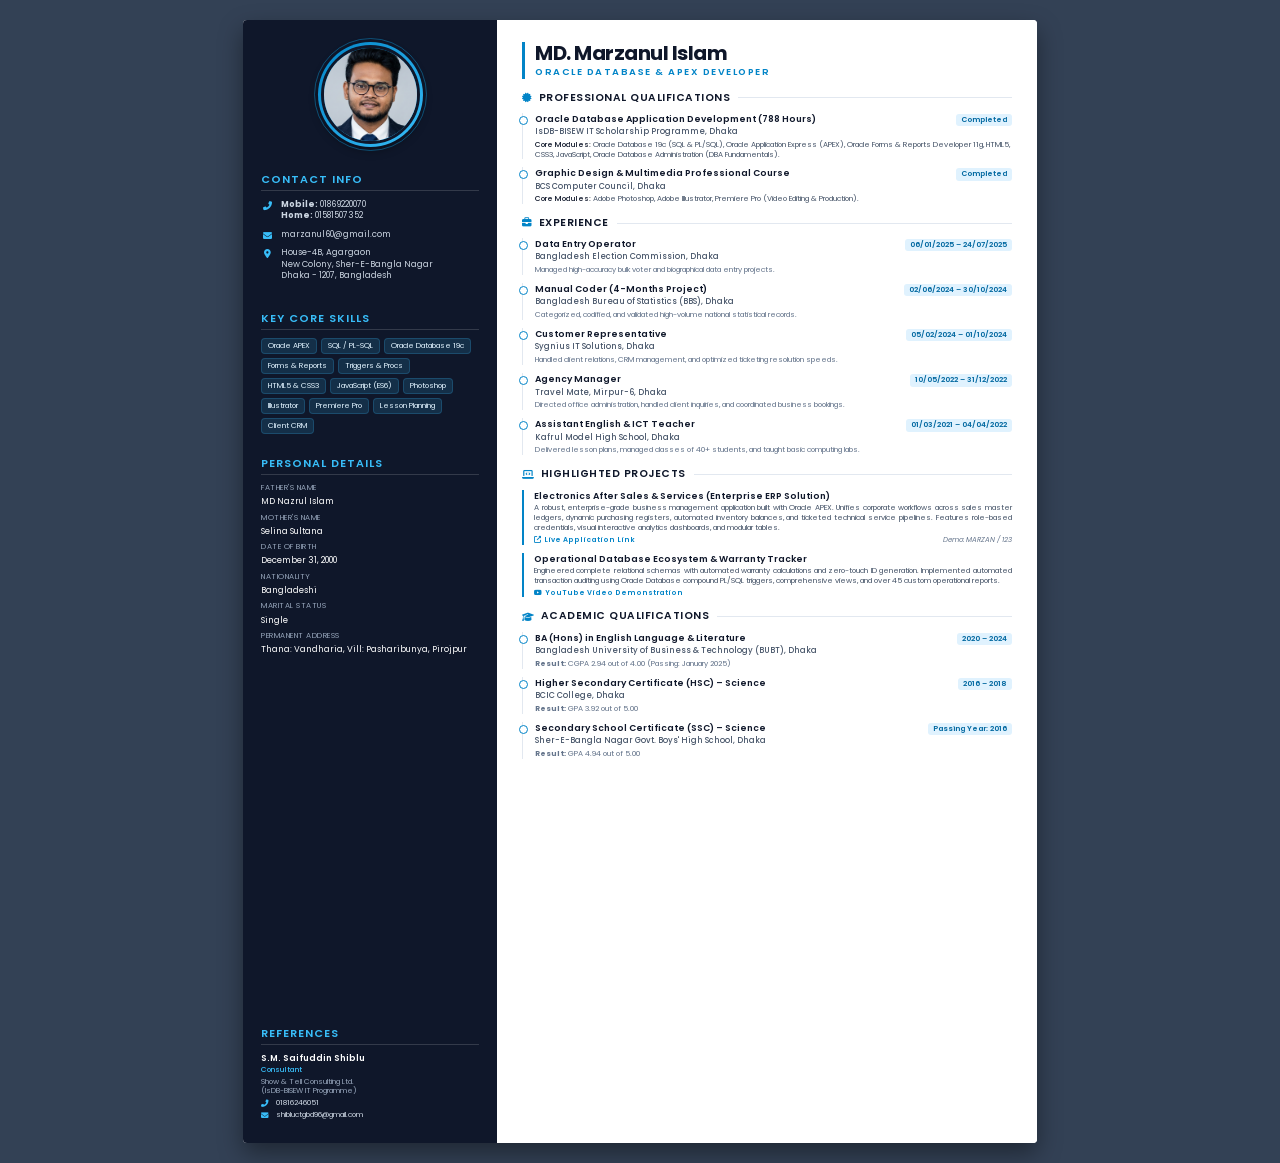
<file: isdb_format.html>
<!DOCTYPE html>
<html lang="en">

<head>
    <meta charset="UTF-8">
    <meta name="viewport" content="width=device-width, initial-scale=1.0">
    <title>MD Marzanul Islam | Modern CV (1-Page)</title>
    <link href="https://fonts.googleapis.com/css2?family=Poppins:wght@300;400;500;600;700&display=swap"
        rel="stylesheet">
    <link rel="stylesheet" href="https://cdnjs.cloudflare.com/ajax/libs/font-awesome/6.4.0/css/all.min.css">
    <style>
        :root {
            --primary: #0284c7;
            --primary-dark: #0369a1;
            --primary-light: #e0f2fe;
            --secondary: #0f172a;
            --text-dark: #1e293b;
            --text-light: #475569;
            --text-muted: #64748b;
            --bg-color: #f8fafc;
            --white: #ffffff;
            --border: #e2e8f0;
        }

        * {
            margin: 0;
            padding: 0;
            box-sizing: border-box;
            font-family: 'Poppins', sans-serif;
        }

        @page {
            size: A4;
            margin: 0;
        }

        body {
            background-color: var(--white);
            color: var(--text-dark);
            line-height: 1.35;
            -webkit-print-color-adjust: exact;
            print-color-adjust: exact;
            font-size: 10px;
            display: flex;
            justify-content: center;
            align-items: center;
        }

        /* simulated A4 wrapper */
        .resume-wrapper {
            width: 210mm;
            height: 297mm;
            background: var(--white);
            display: flex;
            overflow: hidden;
            position: relative;
        }

        /* Sidebar Styling */
        .sidebar {
            width: 32%;
            background: var(--secondary);
            color: var(--white);
            padding: 22px 18px;
            flex-shrink: 0;
            display: flex;
            flex-direction: column;
        }

        /* Double-ring profile pic frame */
        .profile-container {
            position: relative;
            width: 105px;
            height: 105px;
            margin: 0 auto 15px;
            display: flex;
            align-items: center;
            justify-content: center;
            border-radius: 50%;
            background: linear-gradient(135deg, var(--primary), #38bdf8);
            padding: 3px;
            box-shadow: 0 4px 10px rgba(0, 0, 0, 0.3);
        }

        .profile-container::before {
            content: '';
            position: absolute;
            top: -4px;
            left: -4px;
            right: -4px;
            bottom: -4px;
            border: 1px solid rgba(14, 165, 233, 0.4);
            border-radius: 50%;
        }

        .profile-pic {
            width: 100%;
            height: 100%;
            border-radius: 50%;
            border: 3px solid var(--secondary);
            object-fit: cover;
        }

        .sidebar-title {
            font-size: 11px;
            font-weight: 600;
            text-transform: uppercase;
            letter-spacing: 1px;
            margin-top: 10px;
            margin-bottom: 8px;
            color: #38bdf8;
            border-bottom: 1px solid rgba(255, 255, 255, 0.15);
            padding-bottom: 3px;
        }

        .contact-info {
            list-style: none;
            margin-bottom: 12px;
        }

        .contact-info li {
            display: flex;
            align-items: flex-start;
            margin-bottom: 7px;
            font-size: 8.5px;
            color: #cbd5e1;
            word-break: break-word;
        }

        .contact-info i {
            margin-top: 2px;
            margin-right: 8px;
            color: #38bdf8;
            font-size: 9px;
            width: 12px;
            text-align: center;
        }

        .personal-details {
            margin-bottom: 12px;
        }

        .detail-item {
            margin-bottom: 5px;
        }

        .detail-label {
            font-size: 7.5px;
            text-transform: uppercase;
            color: #94a3b8;
            letter-spacing: 0.5px;
            display: block;
            margin-bottom: 1px;
        }

        .detail-value {
            font-size: 8.5px;
            color: var(--white);
        }

        /* Skills sidebar block */
        .skills-list {
            list-style: none;
            margin-bottom: 12px;
            display: flex;
            flex-wrap: wrap;
            gap: 4px;
        }

        .skills-list li {
            font-size: 7.5px;
            background: rgba(56, 189, 248, 0.15);
            color: #e0f2fe;
            padding: 2px 6px;
            border-radius: 4px;
            border: 1px solid rgba(56, 189, 248, 0.2);
        }

        .reference-block {
            margin-top: auto;
            /* Push references to the bottom */
        }

        .ref-name {
            font-weight: 600;
            color: var(--white);
            font-size: 8.5px;
            margin-bottom: 1px;
        }

        .ref-role {
            font-size: 7.5px;
            color: #38bdf8;
            font-weight: 500;
            margin-bottom: 2px;
            display: block;
        }

        .ref-company {
            font-size: 7.5px;
            color: #94a3b8;
            line-height: 1.2;
            margin-bottom: 3px;
        }

        .ref-contact-item {
            display: flex;
            align-items: center;
            font-size: 7.5px;
            color: #cbd5e1;
            margin-top: 2px;
        }

        .ref-contact-item i {
            font-size: 7.5px;
            color: #38bdf8;
            margin-right: 5px;
            width: 10px;
        }

        /* Main Content Styling */
        .main-content {
            padding: 22px 25px;
            flex-grow: 1;
            width: 68%;
            display: flex;
            flex-direction: column;
            background-color: var(--white);
        }

        .header {
            margin-bottom: 12px;
            border-left: 3.5px solid var(--primary);
            padding-left: 10px;
        }

        .name {
            font-size: 20px;
            font-weight: 700;
            color: var(--secondary);
            line-height: 1.1;
            letter-spacing: -0.5px;
        }

        .profession {
            font-size: 9.5px;
            font-weight: 600;
            color: var(--primary);
            text-transform: uppercase;
            letter-spacing: 1.5px;
            margin-top: 2px;
        }

        .section {
            margin-bottom: 12px;
        }

        .section:last-of-type {
            margin-bottom: 0;
        }

        .section-header {
            font-size: 10.5px;
            font-weight: 600;
            color: var(--secondary);
            margin-bottom: 8px;
            display: flex;
            align-items: center;
            text-transform: uppercase;
            letter-spacing: 0.5px;
        }

        .section-header i {
            color: var(--primary);
            margin-right: 6px;
            font-size: 9.5px;
        }

        .section-header::after {
            content: "";
            flex-grow: 1;
            height: 1px;
            background: var(--border);
            margin-left: 8px;
        }

        /* Timeline with professional vertical ticks */
        .timeline-item {
            position: relative;
            padding-left: 12px;
            margin-bottom: 8px;
            border-left: 1.5px solid var(--border);
        }

        .timeline-item:last-child {
            margin-bottom: 0;
        }

        .timeline-item::before {
            content: "";
            position: absolute;
            left: -4.5px;
            top: 3px;
            width: 7px;
            height: 7px;
            border-radius: 50%;
            background: var(--white);
            border: 1.5px solid var(--primary);
        }

        .item-header {
            display: flex;
            justify-content: space-between;
            align-items: baseline;
            margin-bottom: 1px;
        }

        .item-title {
            font-size: 9px;
            font-weight: 600;
            color: var(--secondary);
        }

        .item-date {
            font-size: 7.5px;
            color: var(--primary-dark);
            font-weight: 600;
            background: var(--primary-light);
            padding: 1px 5px;
            border-radius: 3px;
        }

        .item-subtitle {
            font-size: 8px;
            color: var(--text-light);
            font-weight: 500;
            margin-bottom: 2px;
        }

        .item-desc {
            font-size: 7.5px;
            color: var(--text-muted);
        }

        .modules-list {
            font-size: 7.5px;
            color: var(--text-light);
            margin-top: 2px;
            line-height: 1.3;
        }

        .modules-list strong {
            color: var(--secondary);
            font-weight: 500;
        }

        /* Projects Section */
        .project-item {
            margin-bottom: 8px;
            padding-left: 10px;
            position: relative;
            border-left: 2.5px solid var(--primary);
        }

        .project-item:last-child {
            margin-bottom: 0;
        }

        .project-title {
            font-size: 9px;
            font-weight: 600;
            color: var(--secondary);
            margin-bottom: 1px;
        }

        .project-desc {
            font-size: 7.5px;
            color: var(--text-light);
            text-align: justify;
            margin-bottom: 2px;
            line-height: 1.35;
        }

        .project-meta {
            display: flex;
            align-items: center;
            justify-content: space-between;
        }

        .project-link {
            display: inline-flex;
            align-items: center;
            font-size: 7px;
            color: var(--primary);
            text-decoration: none;
            font-weight: 600;
        }

        .project-link i {
            margin-right: 3px;
        }

        .project-credentials {
            font-size: 7px;
            color: var(--text-muted);
            font-style: italic;
        }

        /* Browser view styling to simulate paper */
        @media screen {
            body {
                background: #334155;
                padding: 20px 0;
            }

            .resume-wrapper {
                box-shadow: 0 10px 25px rgba(0, 0, 0, 0.4);
                border-radius: 4px;
            }
        }

        /* Print Guard optimization for perfect fits */
        @media print {
            body {
                background: none;
                padding: 0;
            }

            .resume-wrapper {
                box-shadow: none;
                width: 210mm;
                height: 297mm;
            }

            /* Prevent elements breaking across pages */
            .section,
            .timeline-item,
            .project-item {
                page-break-inside: avoid;
            }
        }
    </style>
</head>

<body>

    <div class="resume-wrapper">

        <!-- Sidebar / Left Column -->
        <aside class="sidebar">
            <div class="profile-container">
                <img src="https://image.idb-bisew.info/Images/00001/00069/0068330.png" alt="MD Marzanul Islam"
                    class="profile-pic" onerror="this.src='MARZAN.png'">
            </div>

            <h3 class="sidebar-title">Contact Info</h3>
            <ul class="contact-info">
                <li>
                    <i class="fas fa-phone-alt"></i>
                    <div>
                        <strong>Mobile:</strong> 01869220070<br>
                        <strong>Home:</strong> 01581507352
                    </div>
                </li>
                <li>
                    <i class="fas fa-envelope"></i>
                    <div>marzanul60@gmail.com</div>
                </li>
                <li>
                    <i class="fas fa-map-marker-alt"></i>
                    <div>
                        House-4B, Agargaon<br>
                        New Colony, Sher-E-Bangla Nagar<br>
                        Dhaka - 1207, Bangladesh
                    </div>
                </li>
            </ul>

            <h3 class="sidebar-title">Key Core Skills</h3>
            <ul class="skills-list">
                <li>Oracle APEX</li>
                <li>SQL / PL-SQL</li>
                <li>Oracle Database 19c</li>
                <li>Forms & Reports</li>
                <li>Triggers & Procs</li>
                <li>HTML5 & CSS3</li>
                <li>JavaScript (ES6)</li>
                <li>Photoshop</li>
                <li>Illustrator</li>
                <li>Premiere Pro</li>
                <li>Lesson Planning</li>
                <li>Client CRM</li>
            </ul>

            <h3 class="sidebar-title">Personal Details</h3>
            <div class="personal-details">
                <div class="detail-item">
                    <span class="detail-label">Father's Name</span>
                    <span class="detail-value">MD Nazrul Islam</span>
                </div>
                <div class="detail-item">
                    <span class="detail-label">Mother's Name</span>
                    <span class="detail-value">Selina Sultana</span>
                </div>
                <div class="detail-item">
                    <span class="detail-label">Date of Birth</span>
                    <span class="detail-value">December 31, 2000</span>
                </div>
                <div class="detail-item">
                    <span class="detail-label">Nationality</span>
                    <span class="detail-value">Bangladeshi</span>
                </div>
                <div class="detail-item">
                    <span class="detail-label">Marital Status</span>
                    <span class="detail-value">Single</span>
                </div>
                <div class="detail-item">
                    <span class="detail-label">Permanent Address</span>
                    <span class="detail-value">Thana: Vandharia, Vill: Pasharibunya, Pirojpur</span>
                </div>
            </div>

            <!-- References placed perfectly at bottom of Sidebar -->
            <div class="reference-block">
                <h3 class="sidebar-title" style="margin-top: 0;">References</h3>
                <div class="ref-name">S.M. Saifuddin Shiblu</div>
                <div class="ref-role">Consultant</div>
                <div class="ref-company">Show & Tell Consulting Ltd.<br>(IsDB-BISEW IT Programme)</div>
                <div class="ref-contact-item">
                    <i class="fas fa-phone-alt"></i> 01816246051
                </div>
                <div class="ref-contact-item">
                    <i class="fas fa-envelope"></i> shibluctgbd96@gmail.com
                </div>
            </div>
        </aside>

        <!-- Main Content / Right Column -->
        <main class="main-content">

            <header class="header">
                <h1 class="name">MD. Marzanul Islam</h1>
                <div class="profession">Oracle Database & APEX Developer</div>
            </header>

            <!-- Professional Qualifications -->
            <section class="section">
                <h2 class="section-header"><i class="fas fa-certificate"></i> Professional Qualifications</h2>

                <div class="timeline-item">
                    <div class="item-header">
                        <div class="item-title">Oracle Database Application Development (788 Hours)</div>
                        <div class="item-date">Completed</div>
                    </div>
                    <div class="item-subtitle">IsDB-BISEW IT Scholarship Programme, Dhaka</div>
                    <div class="modules-list">
                        <strong>Core Modules:</strong> Oracle Database 19c (SQL & PL/SQL), Oracle Application Express
                        (APEX), Oracle Forms & Reports Developer 11g, HTML5, CSS3, JavaScript, Oracle Database
                        Administration (DBA Fundamentals).
                    </div>
                </div>

                <div class="timeline-item">
                    <div class="item-header">
                        <div class="item-title">Graphic Design & Multimedia Professional Course</div>
                        <div class="item-date">Completed</div>
                    </div>
                    <div class="item-subtitle">BCS Computer Council, Dhaka</div>
                    <div class="modules-list">
                        <strong>Core Modules:</strong> Adobe Photoshop, Adobe Illustrator, Premiere Pro (Video Editing &
                        Production).
                    </div>
                </div>
            </section>

            <!-- Experience Section -->
            <section class="section">
                <h2 class="section-header"><i class="fas fa-briefcase"></i> Experience</h2>

                <div class="timeline-item">
                    <div class="item-header">
                        <div class="item-title">Data Entry Operator</div>
                        <div class="item-date">06/01/2025 – 24/07/2025</div>
                    </div>
                    <div class="item-subtitle">Bangladesh Election Commission, Dhaka</div>
                    <div class="item-desc">Managed high-accuracy bulk voter and biographical data entry projects.</div>
                </div>

                <div class="timeline-item">
                    <div class="item-header">
                        <div class="item-title">Manual Coder (4-Months Project)</div>
                        <div class="item-date">02/06/2024 – 30/10/2024</div>
                    </div>
                    <div class="item-subtitle">Bangladesh Bureau of Statistics (BBS), Dhaka</div>
                    <div class="item-desc">Categorized, codified, and validated high-volume national statistical
                        records.</div>
                </div>

                <div class="timeline-item">
                    <div class="item-header">
                        <div class="item-title">Customer Representative</div>
                        <div class="item-date">05/02/2024 – 01/10/2024</div>
                    </div>
                    <div class="item-subtitle">Sygnius IT Solutions, Dhaka</div>
                    <div class="item-desc">Handled client relations, CRM management, and optimized ticketing resolution
                        speeds.</div>
                </div>

                <div class="timeline-item">
                    <div class="item-header">
                        <div class="item-title">Agency Manager</div>
                        <div class="item-date">10/05/2022 – 31/12/2022</div>
                    </div>
                    <div class="item-subtitle">Travel Mate, Mirpur-6, Dhaka</div>
                    <div class="item-desc">Directed office administration, handled client inquiries, and coordinated
                        business bookings.</div>
                </div>

                <div class="timeline-item">
                    <div class="item-header">
                        <div class="item-title">Assistant English & ICT Teacher</div>
                        <div class="item-date">01/03/2021 – 04/04/2022</div>
                    </div>
                    <div class="item-subtitle">Kafrul Model High School, Dhaka</div>
                    <div class="item-desc">Delivered lesson plans, managed classes of 40+ students, and taught basic
                        computing labs.</div>
                </div>
            </section>

            <!-- Projects Section -->
            <section class="section">
                <h2 class="section-header"><i class="fas fa-laptop-code"></i> Highlighted Projects</h2>

                <div class="project-item">
                    <div class="project-title">Electronics After Sales & Services (Enterprise ERP Solution)</div>
                    <div class="project-desc">
                        A robust, enterprise-grade business management application built with Oracle APEX. Unifies
                        corporate workflows across sales master ledgers, dynamic purchasing registers, automated
                        inventory balances, and ticketed technical service pipelines. Features role-based credentials,
                        visual interactive analytics dashboards, and modular tables.
                    </div>
                    <div class="project-meta">
                        <a href="https://oracleapex.com/ords/r/marzan_ddd_r67/marzan-msp/home" class="project-link"
                            target="_blank">
                            <i class="fas fa-external-link-alt"></i> Live Application Link
                        </a>
                        <span class="project-credentials">Demo: MARZAN / 123</span>
                    </div>
                </div>

                <div class="project-item">
                    <div class="project-title">Operational Database Ecosystem & Warranty Tracker</div>
                    <div class="project-desc">
                        Engineered complete relational schemas with automated warranty calculations and zero-touch ID
                        generation. Implemented automated transaction auditing using Oracle Database compound PL/SQL
                        triggers, comprehensive views, and over 45 custom operational reports.
                    </div>
                    <div class="project-meta">
                        <a href="https://youtu.be/6AMi39QiVxQ?si=NS3eanyszGU_TPCf" class="project-link" target="_blank">
                            <i class="fab fa-youtube"></i> YouTube Video Demonstration
                        </a>
                    </div>
                </div>
            </section>

            <!-- Academic Qualifications -->
            <section class="section" style="margin-bottom: 0;">
                <h2 class="section-header"><i class="fas fa-graduation-cap"></i> Academic Qualifications</h2>

                <div class="timeline-item">
                    <div class="item-header">
                        <div class="item-title">BA (Hons) in English Language & Literature</div>
                        <div class="item-date">2020 – 2024</div>
                    </div>
                    <div class="item-subtitle">Bangladesh University of Business & Technology (BUBT), Dhaka</div>
                    <div class="item-desc"><strong>Result:</strong> CGPA 2.94 out of 4.00 (Passing: January 2025)</div>
                </div>

                <div class="timeline-item">
                    <div class="item-header">
                        <div class="item-title">Higher Secondary Certificate (HSC) – Science</div>
                        <div class="item-date">2016 – 2018</div>
                    </div>
                    <div class="item-subtitle">BCIC College, Dhaka</div>
                    <div class="item-desc"><strong>Result:</strong> GPA 3.92 out of 5.00</div>
                </div>

                <div class="timeline-item">
                    <div class="item-header">
                        <div class="item-title">Secondary School Certificate (SSC) – Science</div>
                        <div class="item-date">Passing Year: 2016</div>
                    </div>
                    <div class="item-subtitle">Sher-E-Bangla Nagar Govt. Boys' High School, Dhaka</div>
                    <div class="item-desc"><strong>Result:</strong> GPA 4.94 out of 5.00</div>
                </div>
            </section>

        </main>
    </div>

</body>

</html>
</file>
<file: style.css>
/* =========================================================================
   MD. Marzanul Islam — Portfolio Stylesheet
   Sections: Tokens ▸ Reset ▸ Background ▸ Nav ▸ Hero ▸ Sections ▸ About
             ▸ Skills ▸ Timeline ▸ Projects ▸ Terminal ▸ Contact ▸ Footer
             ▸ Utilities ▸ Animations ▸ Responsive
   ========================================================================= */

/* ------------------------------ Design Tokens ------------------------------ */
:root {
  /* Dark theme (default) */
  --bg-color: #0b0f19;
  --text-primary: #f8fafc;
  --text-secondary: #94a3b8;
  --accent: #0ea5e9;
  --accent-dark: #0284c7;
  --accent-2: #a855f7;
  --accent-glow: rgba(14, 165, 233, 0.4);
  --glass-bg: rgba(15, 23, 42, 0.55);
  --glass-border: rgba(255, 255, 255, 0.08);
  --border-light: rgba(255, 255, 255, 0.06);
  --input-bg: rgba(15, 23, 42, 0.6);
  --white: #ffffff;
  --card-shadow: rgba(0, 0, 0, 0.4);
  --nav-bg: rgba(11, 15, 25, 0.8);

  /* SQL Terminal */
  --terminal-bg: #0f172a;
  --terminal-sidebar: #1e293b;
  --terminal-cli-bg: #090d16;
  --terminal-text: #38bdf8;
  --terminal-text-sec: #cbd5e1;
  --terminal-prompt: #4ade80;
  --terminal-error: #f87171;
  --terminal-border: rgba(255, 255, 255, 0.1);
  --terminal-header: #1e293b;
  --terminal-sidebar-hover: rgba(56, 189, 248, 0.1);
  --terminal-table-border: rgba(56, 189, 248, 0.2);

  /* Layout */
  --max-width: 1100px;
  --radius: 20px;
}

.light-theme {
  --bg-color: #f1f5f9;
  --text-primary: #0f172a;
  --text-secondary: #475569;
  --accent: #0284c7;
  --accent-dark: #0369a1;
  --accent-2: #7c3aed;
  --accent-glow: rgba(2, 132, 199, 0.25);
  --glass-bg: rgba(255, 255, 255, 0.75);
  --glass-border: rgba(15, 23, 42, 0.08);
  --border-light: rgba(15, 23, 42, 0.06);
  --input-bg: rgba(255, 255, 255, 0.9);
  --card-shadow: rgba(148, 163, 184, 0.25);
  --nav-bg: rgba(241, 245, 249, 0.85);

  --terminal-bg: #cbd5e1;
  --terminal-sidebar: #e2e8f0;
  --terminal-cli-bg: #f8fafc;
  --terminal-text: #0369a1;
  --terminal-text-sec: #1e293b;
  --terminal-prompt: #16a34a;
  --terminal-error: #dc2626;
  --terminal-border: rgba(15, 23, 42, 0.1);
  --terminal-header: #94a3b8;
  --terminal-sidebar-hover: rgba(2, 132, 199, 0.08);
  --terminal-table-border: rgba(2, 132, 199, 0.15);
}

/* --------------------------------- Reset ---------------------------------- */
*,
*::before,
*::after {
  margin: 0;
  padding: 0;
  box-sizing: border-box;
}

html {
  scroll-behavior: smooth;
  scroll-padding-top: 90px; /* offset for the fixed nav on anchor jumps */
  scrollbar-width: thin;
  scrollbar-color: var(--accent) var(--bg-color);
}

body {
  font-family: 'Outfit', system-ui, -apple-system, sans-serif;
  background-color: var(--bg-color);
  color: var(--text-primary);
  overflow-x: hidden;
  position: relative;
  line-height: 1.6;
  transition: background-color 0.4s ease, color 0.4s ease;
}

img {
  max-width: 100%;
  display: block;
}

a {
  color: inherit;
}

/* Visible keyboard-focus ring for accessibility */
:focus-visible {
  outline: 2px solid var(--accent);
  outline-offset: 3px;
  border-radius: 4px;
}

/* Skip link — appears when focused */
.skip-link {
  position: absolute;
  top: -60px;
  left: 16px;
  z-index: 2000;
  background: var(--accent);
  color: var(--white);
  padding: 10px 18px;
  border-radius: 8px;
  text-decoration: none;
  font-weight: 600;
  transition: top 0.3s ease;
}

.skip-link:focus {
  top: 16px;
}

/* ------------------------------ Background --------------------------------- */
/* Decorative radial glows fixed behind everything */
body::before,
body::after {
  content: '';
  position: fixed;
  width: 400px;
  height: 400px;
  border-radius: 50%;
  z-index: -2;
  pointer-events: none;
  filter: blur(80px);
  opacity: 0.15;
  transition: opacity 0.4s ease;
}

body::before {
  top: 15%;
  left: -5%;
  background: radial-gradient(circle, var(--accent), transparent);
}

body::after {
  bottom: 15%;
  right: -5%;
  background: radial-gradient(circle, #8b5cf6, transparent);
}

#particles-canvas {
  position: fixed;
  inset: 0;
  width: 100vw;
  height: 100vh;
  z-index: -1;
  pointer-events: none;
  opacity: 0.6;
}

/* Scrollbars (WebKit) */
::-webkit-scrollbar {
  width: 8px;
  height: 8px;
}

::-webkit-scrollbar-track {
  background: var(--bg-color);
}

::-webkit-scrollbar-thumb {
  background: var(--accent);
  border-radius: 4px;
}

::-webkit-scrollbar-thumb:hover {
  background: var(--accent-dark);
}

/* ------------------------------ Navigation -------------------------------- */
.glass-nav {
  position: fixed;
  top: 0;
  width: 100%;
  z-index: 1000;
  background: var(--nav-bg);
  backdrop-filter: blur(12px);
  -webkit-backdrop-filter: blur(12px);
  border-bottom: 1px solid var(--glass-border);
  transition: background 0.4s ease, border-color 0.4s ease;
}

.nav-container {
  max-width: 1200px;
  margin: 0 auto;
  padding: 15px 30px;
  display: flex;
  justify-content: space-between;
  align-items: center;
}

.logo {
  font-size: 26px;
  font-weight: 800;
  letter-spacing: -1px;
  text-decoration: none;
  color: var(--text-primary);
}

.logo span {
  color: var(--accent);
}

.nav-links {
  list-style: none;
  display: flex;
  gap: 25px;
  align-items: center;
}

.nav-links a {
  color: var(--text-secondary);
  text-decoration: none;
  font-weight: 500;
  font-size: 0.95rem;
  transition: color 0.3s ease;
  position: relative;
  padding: 5px 0;
}

.nav-links a::after {
  content: '';
  position: absolute;
  bottom: 0;
  left: 0;
  width: 0;
  height: 2px;
  background-color: var(--accent);
  transition: width 0.3s ease;
}

.nav-links a:hover,
.nav-links a.active {
  color: var(--accent);
}

.nav-links a.active::after {
  width: 100%;
}

.nav-actions {
  display: flex;
  gap: 15px;
  align-items: center;
}

.theme-toggle-btn {
  background: var(--glass-bg);
  border: 1px solid var(--glass-border);
  color: var(--text-primary);
  width: 40px;
  height: 40px;
  border-radius: 50%;
  cursor: pointer;
  display: flex;
  align-items: center;
  justify-content: center;
  transition: transform 0.3s ease, border-color 0.3s ease, box-shadow 0.3s ease;
  font-size: 1.1rem;
}

.theme-toggle-btn:hover {
  transform: scale(1.1) rotate(15deg);
  border-color: var(--accent);
  box-shadow: 0 0 15px var(--accent-glow);
}

.mobile-menu-btn {
  background: transparent;
  border: none;
  color: var(--text-primary);
  font-size: 1.3rem;
  cursor: pointer;
  display: none;
  width: 40px;
  height: 40px;
  align-items: center;
  justify-content: center;
}

/* ------------------------------ Glass panel ------------------------------- */
.glass-panel {
  background: var(--glass-bg);
  backdrop-filter: blur(16px);
  -webkit-backdrop-filter: blur(16px);
  border: 1px solid var(--glass-border);
  border-radius: var(--radius);
  box-shadow: 0 10px 30px var(--card-shadow);
  transition: background 0.4s ease, border-color 0.4s ease, box-shadow 0.4s ease;
}

/* --------------------------------- Hero ----------------------------------- */
.hero {
  min-height: 100vh;
  display: flex;
  align-items: center;
  justify-content: center;
  padding: 120px 20px 60px;
}

.hero-content {
  max-width: 800px;
  width: 100%;
  padding: clamp(30px, 5vw, 50px) clamp(20px, 4vw, 40px);
  text-align: center;
  position: relative;
  overflow: hidden;
}

.profile-pic-container {
  width: 150px;
  height: 150px;
  margin: 0 auto 25px;
  border-radius: 50%;
  padding: 4px;
  background: linear-gradient(135deg, var(--accent), #9333ea);
  box-shadow: 0 0 25px var(--accent-glow);
  position: relative;
}

.profile-pic-container::after {
  content: '';
  position: absolute;
  inset: -8px;
  border: 1.5px solid var(--accent);
  border-radius: 50%;
  opacity: 0.4;
  animation: pulse-ring 2.5s infinite;
}

.profile-pic {
  width: 100%;
  height: 100%;
  object-fit: cover;
  border-radius: 50%;
  border: 4px solid var(--bg-color);
}

.greeting {
  color: var(--accent);
  font-size: 1.05rem;
  font-weight: 600;
  margin-bottom: 8px;
  text-transform: uppercase;
  letter-spacing: 2px;
}

.name-title {
  font-size: clamp(2.2rem, 6vw, 3.2rem);
  font-weight: 800;
  margin-bottom: 12px;
  background: linear-gradient(135deg, var(--text-primary), var(--text-secondary));
  -webkit-background-clip: text;
  background-clip: text;
  -webkit-text-fill-color: transparent;
  letter-spacing: -1px;
  line-height: 1.1;
}

.typing-text {
  font-size: clamp(1.2rem, 4vw, 1.6rem);
  color: var(--text-secondary);
  font-weight: 500;
  margin-bottom: 25px;
  min-height: 2.4rem;
}

.typing-text span {
  color: var(--accent);
  font-weight: 600;
  border-right: 2px solid var(--accent);
  animation: blink 0.75s step-end infinite;
  padding-right: 4px;
}

.bio {
  font-size: 1.05rem;
  color: var(--text-secondary);
  line-height: 1.6;
  margin-bottom: 35px;
}

.bio strong {
  color: var(--text-primary);
  font-weight: 600;
}

.hero-btns {
  display: flex;
  gap: 14px;
  justify-content: center;
  flex-wrap: wrap;
}

/* -------------------------------- Buttons --------------------------------- */
.btn {
  padding: 12px 30px;
  border-radius: 30px;
  font-weight: 600;
  text-decoration: none;
  transition: transform 0.3s cubic-bezier(0.175, 0.885, 0.32, 1.275),
    background 0.3s ease, box-shadow 0.3s ease, border-color 0.3s ease;
  display: inline-flex;
  align-items: center;
  justify-content: center;
  gap: 8px;
  font-size: 0.95rem;
  font-family: inherit;
  cursor: pointer;
}

.btn-primary {
  background: var(--accent);
  color: var(--white);
  border: none;
  box-shadow: 0 4px 15px var(--accent-glow);
}

.btn-primary:hover {
  background: var(--accent-dark);
  box-shadow: 0 6px 22px var(--accent-glow);
  transform: translateY(-3px);
}

.btn-secondary {
  background: transparent;
  color: var(--text-primary);
  border: 1px solid var(--glass-border);
}

.btn-secondary:hover {
  background: var(--glass-bg);
  border-color: var(--accent);
  transform: translateY(-3px);
}

.btn:disabled {
  opacity: 0.7;
  cursor: not-allowed;
  transform: none;
}

/* --------------------------------- Sections ------------------------------- */
.section {
  padding: 80px 30px;
  max-width: var(--max-width);
  margin: 0 auto;
}

.section-title {
  text-align: center;
  font-size: clamp(1.8rem, 5vw, 2.3rem);
  font-weight: 800;
  margin-bottom: 50px;
  position: relative;
  letter-spacing: -0.5px;
}

.section-title::after {
  content: '';
  position: absolute;
  bottom: -12px;
  left: 50%;
  transform: translateX(-50%);
  width: 60px;
  height: 4px;
  background: linear-gradient(90deg, var(--accent), var(--accent-2));
  border-radius: 2px;
}

.section-subtitle {
  font-size: 1.05rem;
  color: var(--text-secondary);
  line-height: 1.6;
  text-align: center;
  max-width: 720px;
  margin: 0 auto 30px;
}

/* --------------------------------- About ---------------------------------- */
.about-grid {
  display: grid;
  gap: 40px;
  grid-template-columns: 1.2fr 2fr;
  align-items: center;
}

.about-image {
  padding: 25px;
  display: flex;
  justify-content: center;
}

.about-pic-container {
  width: 220px;
  height: 220px;
  border-radius: 24px;
  overflow: hidden;
  border: 4px solid var(--glass-border);
  box-shadow: 0 10px 30px rgba(0, 0, 0, 0.25);
  transition: transform 0.4s ease;
}

.about-pic-container:hover {
  transform: scale(1.03) rotate(2deg);
}

.profile-photo {
  width: 100%;
  height: 100%;
  object-fit: cover;
}

.about-text {
  padding: 40px;
}

.about-text p {
  font-size: 1rem;
  line-height: 1.7;
  color: var(--text-secondary);
  margin-bottom: 15px;
}

.about-text p strong {
  color: var(--text-primary);
  font-weight: 600;
}

.about-cta {
  margin-top: 30px;
  text-align: center;
}

.stats {
  display: grid;
  grid-template-columns: repeat(3, 1fr);
  gap: 20px;
  margin-top: 35px;
  padding-top: 25px;
  border-top: 1px solid var(--glass-border);
  text-align: center;
}

.stat-item h3 {
  font-size: 2.1rem;
  color: var(--accent);
  font-weight: 800;
  margin-bottom: 3px;
}

.stat-item p {
  font-size: 0.85rem;
  color: var(--text-secondary);
  text-transform: uppercase;
  letter-spacing: 0.5px;
}

/* --------------------------------- Skills --------------------------------- */
.skills-grid {
  display: grid;
  gap: 25px;
  grid-template-columns: repeat(auto-fit, minmax(230px, 1fr));
}

.skill-card {
  padding: 30px;
  text-align: center;
  transition: transform 0.3s ease, border-color 0.3s ease, box-shadow 0.3s ease;
}

.skill-card:hover {
  transform: translateY(-8px);
  border-color: var(--accent);
  box-shadow: 0 10px 25px var(--accent-glow);
}

.skill-card i {
  font-size: 2.5rem;
  color: var(--accent);
  margin-bottom: 18px;
}

.skill-card h3 {
  font-size: 1.15rem;
  font-weight: 700;
  margin-bottom: 10px;
}

.skill-desc {
  font-size: 0.88rem;
  color: var(--text-secondary);
  line-height: 1.5;
  min-height: 44px;
}

.progress-bar {
  width: 100%;
  height: 6px;
  background: var(--border-light);
  border-radius: 4px;
  margin-top: 20px;
  overflow: hidden;
}

.progress {
  height: 100%;
  background: linear-gradient(90deg, var(--accent), var(--accent-2));
  width: 0;
  transition: width 1.8s cubic-bezier(0.1, 0.8, 0.1, 1);
}

/* -------------------------------- Timeline -------------------------------- */
.timeline-grid {
  display: grid;
  grid-template-columns: 1fr 1fr;
  gap: 40px;
}

.timeline-col-title {
  font-size: 1.3rem;
  font-weight: 700;
  margin-bottom: 25px;
  display: flex;
  align-items: center;
  color: var(--text-primary);
}

.timeline-col-title i {
  color: var(--accent);
  margin-right: 10px;
}

.timeline {
  display: flex;
  flex-direction: column;
  gap: 20px;
}

.timeline-item {
  padding: 22px 25px;
  border-left: 3px solid var(--accent);
  transition: transform 0.3s ease, box-shadow 0.3s ease, border-color 0.3s ease;
}

.timeline-item:hover {
  transform: translateX(5px);
  box-shadow: 0 8px 20px var(--card-shadow);
  border-left-color: var(--accent-2);
}

.timeline-date {
  color: var(--accent);
  font-weight: 700;
  font-size: 0.88rem;
  margin-bottom: 8px;
  display: inline-block;
  background: var(--accent-glow);
  padding: 2px 8px;
  border-radius: 4px;
}

.timeline-item h4 {
  font-size: 1.1rem;
  font-weight: 700;
  margin-bottom: 3px;
}

.timeline-org {
  color: var(--text-secondary);
  font-weight: 500;
  font-size: 0.92rem;
  margin-bottom: 10px;
}

.timeline-item p {
  font-size: 0.88rem;
  color: var(--text-secondary);
  line-height: 1.5;
}

/* -------------------------------- Projects -------------------------------- */
.portfolio-grid {
  display: grid;
  gap: 25px;
  grid-template-columns: repeat(auto-fit, minmax(310px, 1fr));
}

.portfolio-card {
  padding: 30px;
  height: 100%;
  display: flex;
  flex-direction: column;
  transition: transform 0.3s cubic-bezier(0.25, 0.8, 0.25, 1),
    border-color 0.3s ease, box-shadow 0.3s ease;
  position: relative;
  overflow: hidden;
}

.portfolio-card::before {
  content: '';
  position: absolute;
  top: 0;
  left: 0;
  width: 100%;
  height: 4px;
  background: linear-gradient(90deg, var(--accent), var(--accent-2));
  transform: scaleX(0);
  transform-origin: left;
  transition: transform 0.4s ease;
}

.portfolio-card:hover::before {
  transform: scaleX(1);
}

.portfolio-card:hover {
  transform: translateY(-8px);
  border-color: var(--accent-glow);
  box-shadow: 0 12px 30px rgba(14, 165, 233, 0.15);
}

.card-content {
  flex-grow: 1;
  display: flex;
  flex-direction: column;
}

.project-tag {
  color: var(--accent);
  font-weight: 700;
  font-size: 0.75rem;
  text-transform: uppercase;
  letter-spacing: 1px;
  margin-bottom: 8px;
  display: block;
}

.portfolio-card h3 {
  font-size: 1.35rem;
  font-weight: 700;
  margin-bottom: 12px;
}

.portfolio-card p {
  color: var(--text-secondary);
  font-size: 0.92rem;
  line-height: 1.55;
  margin-bottom: 20px;
}

.tags {
  margin-bottom: 25px;
  display: flex;
  flex-wrap: wrap;
  gap: 6px;
  list-style: none;
}

.tags li {
  display: inline-block;
  padding: 3px 10px;
  background: rgba(14, 165, 233, 0.08);
  color: var(--accent);
  border-radius: 12px;
  font-size: 0.78rem;
  font-weight: 500;
  border: 1px solid rgba(14, 165, 233, 0.15);
}

.card-footer {
  display: flex;
  align-items: center;
  justify-content: space-between;
  gap: 10px;
  flex-wrap: wrap;
  margin-top: auto;
  border-top: 1px solid var(--border-light);
  padding-top: 15px;
}

.card-btn {
  padding: 8px 18px;
  font-size: 0.85rem;
  border-radius: 20px;
}

.demo-cred {
  font-size: 0.78rem;
  color: var(--text-secondary);
  font-style: italic;
}

/* --------------------------------- Terminal ------------------------------- */
.terminal-container {
  width: 100%;
  border-radius: 15px;
  overflow: hidden;
  box-shadow: 0 15px 40px rgba(0, 0, 0, 0.45);
  background-color: var(--terminal-bg);
  border: 1px solid var(--terminal-border);
  transition: background 0.4s ease, border-color 0.4s ease;
}

.terminal-header {
  background-color: var(--terminal-header);
  padding: 10px 18px;
  display: flex;
  align-items: center;
  border-bottom: 1px solid var(--terminal-border);
  position: relative;
}

.terminal-buttons {
  display: flex;
  gap: 8px;
}

.t-btn {
  width: 12px;
  height: 12px;
  border-radius: 50%;
}

.t-btn.red { background-color: #f87171; }
.t-btn.yellow { background-color: #fbbf24; }
.t-btn.green { background-color: #34d399; }

.terminal-title {
  position: absolute;
  left: 50%;
  transform: translateX(-50%);
  font-size: 0.8rem;
  color: var(--text-secondary);
  font-weight: 500;
  display: flex;
  align-items: center;
  gap: 5px;
  white-space: nowrap;
}

.terminal-workspace {
  display: flex;
  height: 420px;
}

.terminal-sidebar {
  width: 25%;
  background-color: var(--terminal-sidebar);
  border-right: 1px solid var(--terminal-border);
  padding: 18px;
  overflow-y: auto;
}

.terminal-sidebar h4 {
  font-size: 0.85rem;
  font-weight: 700;
  color: var(--text-primary);
  text-transform: uppercase;
  letter-spacing: 0.5px;
  margin-bottom: 12px;
  padding-bottom: 5px;
  border-bottom: 1px solid var(--terminal-border);
}

.quick-query-list {
  list-style: none;
}

.quick-query-list li {
  font-family: 'Fira Code', monospace;
  font-size: 0.8rem;
  color: var(--terminal-text);
  padding: 6px 10px;
  border-radius: 6px;
  cursor: pointer;
  transition: background 0.2s ease, transform 0.2s ease;
  margin-bottom: 4px;
  white-space: nowrap;
  overflow: hidden;
  text-overflow: ellipsis;
}

.quick-query-list li:hover {
  background-color: var(--terminal-sidebar-hover);
  transform: translateX(3px);
}

.terminal-cli {
  width: 75%;
  background-color: var(--terminal-cli-bg);
  padding: 18px;
  display: flex;
  flex-direction: column;
  overflow: hidden;
}

.terminal-output {
  flex-grow: 1;
  overflow-y: auto;
  font-family: 'Fira Code', monospace;
  font-size: 0.85rem;
  line-height: 1.5;
  margin-bottom: 10px;
  padding-right: 10px;
}

.terminal-output::-webkit-scrollbar-track {
  background: var(--terminal-cli-bg);
}

.line {
  margin-bottom: 6px;
  white-space: pre-wrap;
}

.line.system-msg {
  color: var(--text-secondary);
  opacity: 0.8;
}

.line.input-echo {
  color: var(--text-primary);
  font-weight: 500;
}

.line.input-echo span {
  color: var(--terminal-prompt);
}

.line.result {
  color: var(--terminal-text-sec);
}

.line.error-msg {
  color: var(--terminal-error);
}

.terminal-table {
  width: 100%;
  border-collapse: collapse;
  margin: 10px 0;
  font-size: 0.78rem;
  color: var(--terminal-text-sec);
}

.terminal-table th,
.terminal-table td {
  border: 1px solid var(--terminal-table-border);
  padding: 5px 8px;
  text-align: left;
}

.terminal-table th {
  color: var(--terminal-text);
  background-color: rgba(56, 189, 248, 0.05);
}

.terminal-input-line {
  display: flex;
  align-items: center;
  font-family: 'Fira Code', monospace;
  font-size: 0.85rem;
  border-top: 1px solid var(--terminal-border);
  padding-top: 10px;
}

.terminal-prompt {
  color: var(--terminal-prompt);
  font-weight: 700;
  margin-right: 8px;
}

#terminal-input {
  flex-grow: 1;
  background: transparent;
  border: none;
  outline: none;
  color: var(--text-primary);
  font-family: 'Fira Code', monospace;
  font-size: 0.85rem;
}

/* --------------------------------- Contact -------------------------------- */
.contact-grid {
  display: grid;
  gap: 30px;
  grid-template-columns: 1fr 1.2fr;
}

.contact-info-panel {
  padding: 40px;
}

.contact-info-panel h3 {
  font-size: 1.4rem;
  font-weight: 700;
  margin-bottom: 15px;
}

.contact-info-panel > p {
  color: var(--text-secondary);
  font-size: 0.95rem;
  line-height: 1.6;
  margin-bottom: 30px;
}

.contact-details-list {
  display: flex;
  flex-direction: column;
  gap: 20px;
}

.contact-detail-item {
  display: flex;
  gap: 15px;
  align-items: flex-start;
}

.contact-detail-item i {
  width: 40px;
  height: 40px;
  background: var(--accent-glow);
  color: var(--accent);
  border-radius: 50%;
  display: flex;
  align-items: center;
  justify-content: center;
  font-size: 1.1rem;
  flex-shrink: 0;
}

.contact-detail-item h4 {
  font-size: 0.95rem;
  font-weight: 700;
  margin-bottom: 3px;
}

.contact-detail-item p {
  font-size: 0.88rem;
  line-height: 1.4;
  color: var(--text-secondary);
}

.contact-detail-item a {
  color: var(--text-secondary);
  text-decoration: none;
  transition: color 0.2s ease;
}

.contact-detail-item a:hover {
  color: var(--accent);
}

.social-icons {
  display: flex;
  gap: 12px;
  margin-top: 35px;
}

.social-icons a {
  width: 42px;
  height: 42px;
  border-radius: 50%;
  background: var(--glass-bg);
  border: 1px solid var(--glass-border);
  color: var(--text-primary);
  display: flex;
  align-items: center;
  justify-content: center;
  font-size: 1.1rem;
  transition: transform 0.3s ease, background 0.3s ease, color 0.3s ease, box-shadow 0.3s ease;
  text-decoration: none;
}

.social-icons a:hover {
  background: var(--accent);
  color: var(--white);
  transform: translateY(-4px);
  box-shadow: 0 0 15px var(--accent-glow);
}

/* Contact form */
.contact-form-panel {
  padding: 40px;
  position: relative;
  overflow: hidden;
}

.contact-form-panel h3 {
  font-size: 1.4rem;
  font-weight: 700;
  margin-bottom: 20px;
}

.form-group {
  margin-bottom: 18px;
}

.form-group label {
  font-size: 0.88rem;
  font-weight: 600;
  margin-bottom: 6px;
  display: block;
  color: var(--text-secondary);
}

.form-group input,
.form-group textarea {
  width: 100%;
  padding: 12px 16px;
  background: var(--input-bg);
  border: 1px solid var(--glass-border);
  border-radius: 10px;
  color: var(--text-primary);
  outline: none;
  font-family: inherit;
  font-size: 0.92rem;
  transition: border-color 0.3s ease, box-shadow 0.3s ease;
}

.form-group textarea {
  resize: vertical;
  min-height: 110px;
}

.form-group input::placeholder,
.form-group textarea::placeholder {
  color: var(--text-secondary);
  opacity: 0.7;
}

.form-group input:focus,
.form-group textarea:focus {
  border-color: var(--accent);
  box-shadow: 0 0 10px var(--accent-glow);
}

/* Invalid fields flagged by JS validation */
.form-group input.invalid,
.form-group textarea.invalid {
  border-color: var(--terminal-error);
  box-shadow: 0 0 8px rgba(248, 113, 113, 0.35);
}

/* Honeypot anti-spam field — hidden from real users */
.honeypot {
  position: absolute;
  left: -9999px;
  width: 1px;
  height: 1px;
  opacity: 0;
  pointer-events: none;
}

.form-submit-btn {
  border: none;
  width: 100%;
  margin-top: 4px;
}

/* Spinner shown while the message is sending */
.form-submit-btn.is-sending {
  pointer-events: none;
  opacity: 0.85;
}

.form-submit-btn.is-sending .btn-label::after {
  content: '';
  display: inline-block;
  width: 15px;
  height: 15px;
  margin-left: 8px;
  border: 2px solid rgba(255, 255, 255, 0.4);
  border-top-color: #fff;
  border-radius: 50%;
  vertical-align: -2px;
  animation: spin 0.7s linear infinite;
}

.form-submit-btn.is-sending .fa-paper-plane {
  display: none;
}

.form-status {
  margin-top: 14px;
  font-size: 0.88rem;
  min-height: 1.2em;
  text-align: center;
}

.form-status.error {
  color: var(--terminal-error);
}

.form-status.info {
  color: var(--text-secondary);
}

/* Success overlay */
.form-success-msg {
  position: absolute;
  inset: 0;
  background: var(--glass-bg);
  backdrop-filter: blur(10px);
  -webkit-backdrop-filter: blur(10px);
  display: flex;
  flex-direction: column;
  align-items: center;
  justify-content: center;
  gap: 8px;
  padding: 40px;
  text-align: center;
  transform: translateY(100%);
  transition: transform 0.4s cubic-bezier(0.175, 0.885, 0.32, 1.275);
}

.form-success-msg.active {
  transform: translateY(0);
}

.form-success-msg i {
  font-size: 4rem;
  color: #10b981;
  margin-bottom: 12px;
}

.form-success-msg h4 {
  font-size: 1.4rem;
  font-weight: 700;
  margin-bottom: 8px;
}

.form-success-msg p {
  color: var(--text-secondary);
  font-size: 0.95rem;
  margin-bottom: 10px;
}

/* --------------------------------- Footer --------------------------------- */
.footer {
  text-align: center;
  padding: 40px 20px;
  border-top: 1px solid var(--glass-border);
  margin-top: 60px;
  font-size: 0.88rem;
  color: var(--text-secondary);
}

/* ------------------------------ Scroll-to-top ----------------------------- */
.scroll-top {
  position: fixed;
  right: 24px;
  bottom: 24px;
  width: 46px;
  height: 46px;
  border: none;
  border-radius: 50%;
  background: var(--accent);
  color: var(--white);
  font-size: 1rem;
  cursor: pointer;
  display: flex;
  align-items: center;
  justify-content: center;
  box-shadow: 0 6px 18px var(--accent-glow);
  opacity: 0;
  visibility: hidden;
  transform: translateY(15px);
  transition: opacity 0.3s ease, visibility 0.3s ease, transform 0.3s ease, background 0.3s ease;
  z-index: 900;
}

.scroll-top.visible {
  opacity: 1;
  visibility: visible;
  transform: translateY(0);
}

.scroll-top:hover {
  background: var(--accent-dark);
  transform: translateY(-3px);
}

/* -------------------------------- Utilities ------------------------------- */
.reveal {
  opacity: 0;
  transform: translateY(35px);
  transition: opacity 0.8s ease, transform 0.8s ease;
}

.reveal.active {
  opacity: 1;
  transform: translateY(0);
}

/* -------------------------------- Animations ------------------------------ */
@keyframes blink {
  from, to { border-color: transparent; }
  50% { border-color: var(--accent); }
}

@keyframes pulse-ring {
  0% { transform: scale(0.95); opacity: 0.5; }
  50% { transform: scale(1.08); opacity: 0; }
  100% { transform: scale(0.95); opacity: 0; }
}

@keyframes spin {
  to { transform: rotate(360deg); }
}

/* ------------------------------- Responsive ------------------------------- */
@media (max-width: 992px) {
  .about-grid,
  .timeline-grid,
  .contact-grid {
    grid-template-columns: 1fr;
  }

  .timeline-grid {
    gap: 30px;
  }
}

@media (max-width: 768px) {
  .mobile-menu-btn {
    display: flex;
  }

  .nav-links {
    position: fixed;
    top: 70px;
    left: -100%;
    width: 100%;
    height: calc(100vh - 70px);
    background: var(--bg-color);
    flex-direction: column;
    padding: 40px 0;
    gap: 30px;
    transition: left 0.4s cubic-bezier(0.1, 0.8, 0.1, 1);
    box-shadow: 0 10px 25px rgba(0, 0, 0, 0.3);
    border-top: 1px solid var(--glass-border);
    align-items: center;
  }

  .nav-links.active {
    left: 0;
  }

  .nav-links a {
    font-size: 1.1rem;
  }

  .section {
    padding: 60px 20px;
  }

  .about-text,
  .contact-info-panel,
  .contact-form-panel {
    padding: 30px;
  }

  .terminal-workspace {
    flex-direction: column;
    height: 540px;
  }

  .terminal-sidebar {
    width: 100%;
    height: 130px;
    border-right: none;
    border-bottom: 1px solid var(--terminal-border);
  }

  .terminal-cli {
    width: 100%;
    height: 410px;
  }

  .terminal-title {
    display: none; /* avoid overlapping the traffic-light buttons on small screens */
  }
}

@media (max-width: 480px) {
  .hero-btns {
    flex-direction: column;
  }

  .hero-btns .btn {
    width: 100%;
  }

  .stats {
    grid-template-columns: 1fr;
    gap: 14px;
  }

  .scroll-top {
    right: 16px;
    bottom: 16px;
  }
}

/* --------------------- Motion-sensitivity preference ---------------------- */
@media (prefers-reduced-motion: reduce) {
  *,
  *::before,
  *::after {
    animation-duration: 0.001ms !important;
    animation-iteration-count: 1 !important;
    transition-duration: 0.001ms !important;
    scroll-behavior: auto !important;
  }

  .reveal {
    opacity: 1;
    transform: none;
  }

  #particles-canvas {
    display: none;
  }
}
</file>
